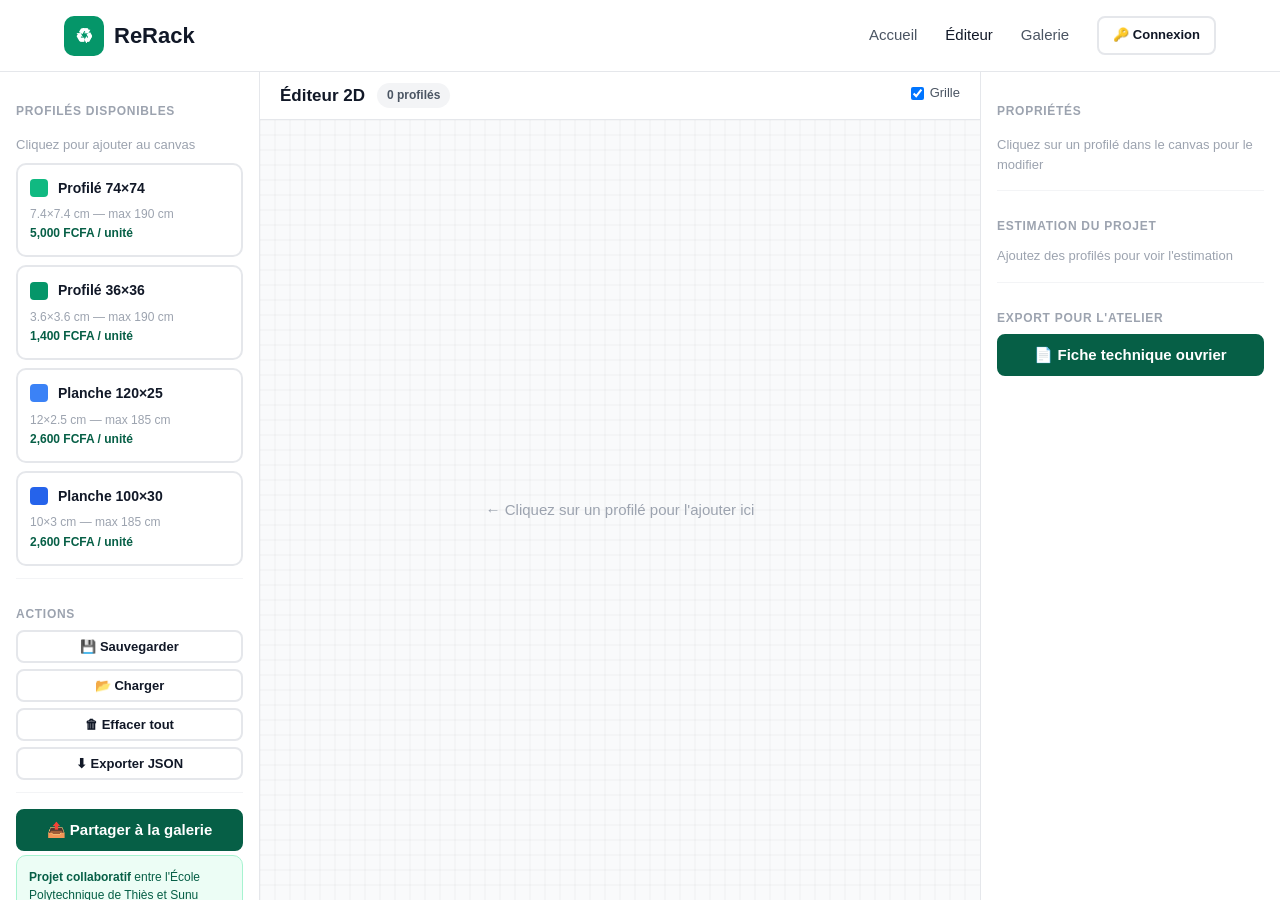
<file: rerack_vanilla_v1/editeur.html>
<!DOCTYPE html>
<html lang="fr">
<head>
  <meta charset="UTF-8" />
  <meta name="viewport" content="width=device-width, initial-scale=1.0" />
  <title>Éditeur – ReRack</title>
  <link rel="stylesheet" href="style.css" />
</head>
<body class="editor-body">

  <header class="header" id="header">
    <div class="header-inner">
      <a href="index.html" class="logo">
        <div class="logo-icon">♻</div>
        <span>ReRack</span>
      </a>
      <nav class="nav" id="nav">
        <a href="index.html" class="nav-link">Accueil</a>
        <a href="editeur.html" class="nav-link active">Éditeur</a>
        <a href="galerie.html" class="nav-link">Galerie</a>
        <div id="nav-auth"></div>
      </nav>
      <button class="menu-btn" id="menu-btn">☰</button>
    </div>
    <nav class="mobile-menu" id="mobile-menu">
      <a href="index.html" class="nav-link">Accueil</a>
      <a href="editeur.html" class="nav-link">Éditeur</a>
      <a href="galerie.html" class="nav-link">Galerie</a>
      <div id="mobile-auth"></div>
    </nav>
  </header>

  <div class="editor-layout">

    <!-- LEFT SIDEBAR: Profiles -->
    <aside class="sidebar-left">
      <div class="sidebar-title">Profilés Disponibles</div>
      <p class="sidebar-hint">Cliquez pour ajouter au canvas</p>

      <div id="profile-list" class="profile-list"></div>

      <div class="sidebar-section">
        <div class="sidebar-title">Actions</div>
        <div class="action-btns">
          <button class="btn btn-outline btn-sm w-full" id="btn-save">💾 Sauvegarder</button>
          <button class="btn btn-outline btn-sm w-full" id="btn-load">📂 Charger</button>
          <button class="btn btn-outline btn-sm w-full" id="btn-clear">🗑 Effacer tout</button>
          <button class="btn btn-outline btn-sm w-full" id="btn-export-json">⬇ Exporter JSON</button>
        </div>
      </div>

      <div class="sidebar-section">
        <button class="btn btn-success w-full" id="btn-share">📤 Partager à la galerie</button>
      </div>

      <div class="info-box">
        <strong>Projet collaboratif</strong> entre l'École Polytechnique de Thiès et Sunu Plastic Odyssey pour promouvoir l'économie circulaire.
      </div>
    </aside>

    <!-- CANVAS -->
    <main class="canvas-area">
      <div class="canvas-toolbar">
        <div class="toolbar-left">
          <span class="editor-title">Éditeur 2D</span>
          <span class="badge-count" id="profile-count">0 profilés</span>
          <span class="badge-selected" id="selected-count" style="display:none;"></span>
        </div>
        <div class="toolbar-right">
          <label class="snap-toggle">
            <input type="checkbox" id="snap-toggle" checked />
            <span>Grille</span>
          </label>
          <button class="btn btn-sm btn-outline" id="btn-delete-selected" style="display:none;" title="Supprimer sélection">🗑 Supprimer</button>
        </div>
      </div>

      <div class="canvas-wrap">
        <canvas id="editor-canvas"></canvas>
        <div id="canvas-hint" class="canvas-hint">
          ← Cliquez sur un profilé pour l'ajouter ici
        </div>
      </div>
    </main>

    <!-- RIGHT SIDEBAR: Properties + Cost -->
    <aside class="sidebar-right">
      <div class="sidebar-title">Propriétés</div>
      <div id="properties-panel">
        <p class="sidebar-hint">Cliquez sur un profilé dans le canvas pour le modifier</p>
      </div>

      <div class="sidebar-section">
        <div class="sidebar-title">Estimation du Projet</div>
        <div id="cost-panel">
          <p class="sidebar-hint">Ajoutez des profilés pour voir l'estimation</p>
        </div>
      </div>

      <div class="sidebar-section">
        <div class="sidebar-title">Export pour l'atelier</div>
        <button class="btn btn-success w-full" id="btn-fiche">📄 Fiche technique ouvrier</button>
      </div>
    </aside>

  </div>

  <!-- SHARE MODAL -->
  <div class="modal-overlay" id="share-modal" style="display:none;">
    <div class="modal">
      <div class="modal-header">
        <h3>Partager votre création</h3>
        <button class="modal-close" id="close-share">✕</button>
      </div>
      <div class="modal-body">
        <label>Nom du projet *
          <input type="text" id="share-name" placeholder="Ex: Table basse moderne" />
        </label>
        <label>Description (optionnelle)
          <input type="text" id="share-desc" placeholder="Décrivez votre création..." />
        </label>
        <div class="modal-actions">
          <button class="btn btn-outline" id="cancel-share">Annuler</button>
          <button class="btn btn-primary" id="confirm-share">Partager</button>
        </div>
      </div>
    </div>
  </div>

  <!-- FICHE TECHNIQUE MODAL -->
  <div class="modal-overlay" id="fiche-modal" style="display:none;">
    <div class="modal modal-large">
      <div class="modal-header">
        <h3>📄 Fiche Technique — Ouvrier</h3>
        <button class="modal-close" id="close-fiche">✕</button>
      </div>
      <div class="modal-body" id="fiche-content">
        <!-- Generated by JS -->
      </div>
      <div class="modal-footer">
        <input type="text" id="fiche-ouvrier" placeholder="Nom de l'ouvrier (optionnel)" style="flex:1;" />
        <button class="btn btn-primary" id="btn-download-fiche">⬇ Télécharger HTML → PDF</button>
        <button class="btn btn-outline" id="btn-print-fiche">🖨 Imprimer</button>
      </div>
    </div>
  </div>

  <!-- TOAST -->
  <div class="toast" id="toast"></div>

  <script src="app.js"></script>
  <script src="editeur.js"></script>
</body>
</html>
</file>
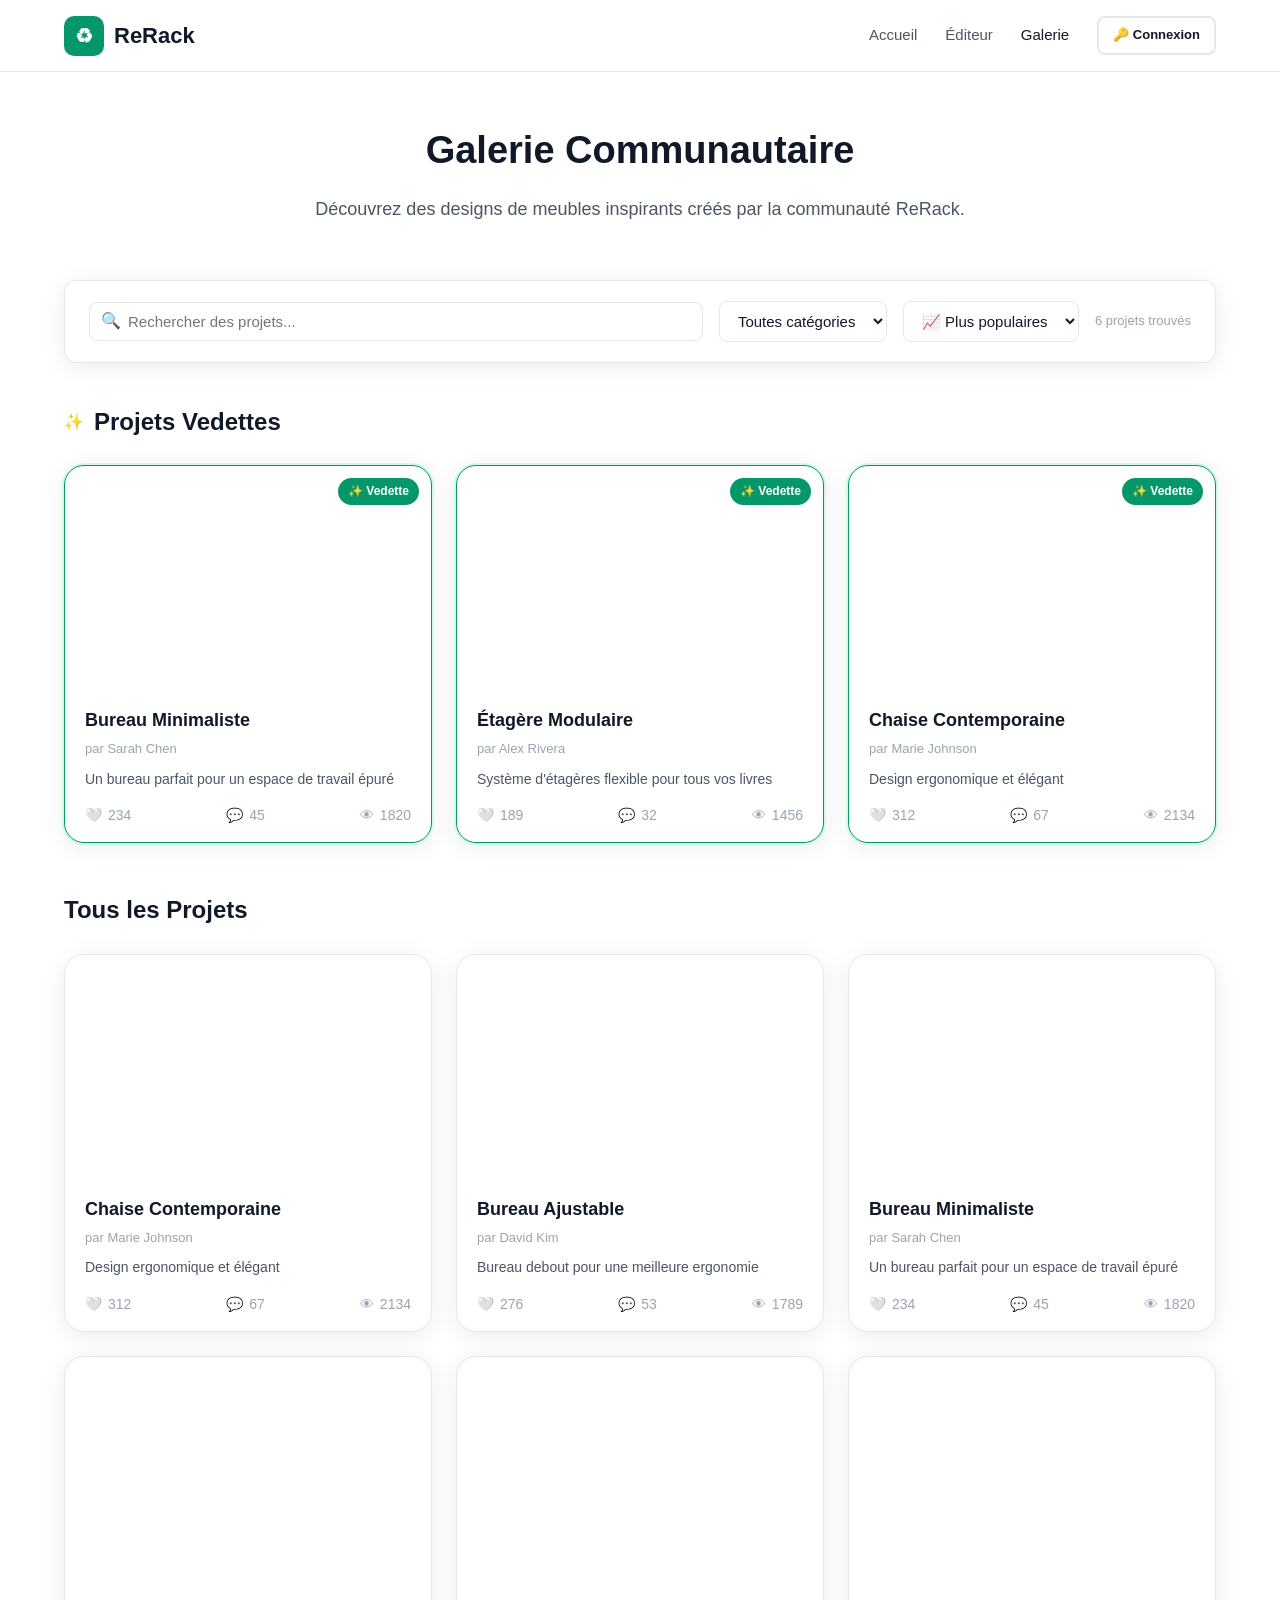
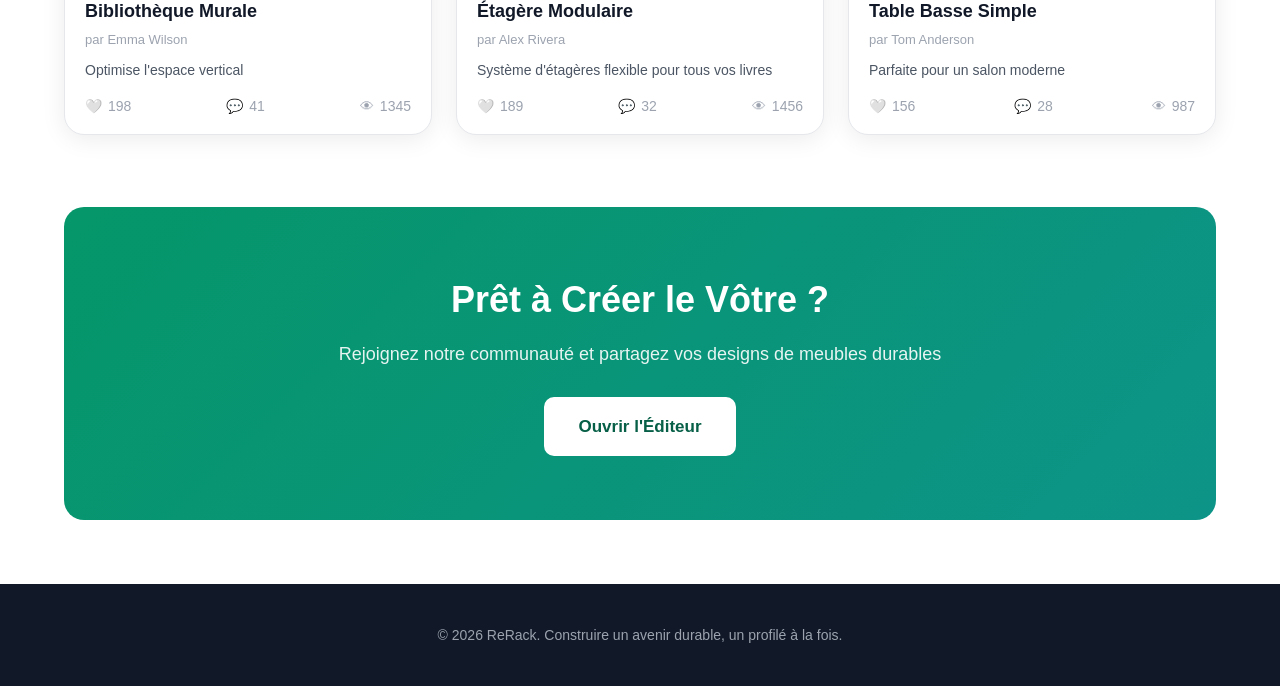
<file: rerack_vanilla_v1/galerie.html>
<!DOCTYPE html>
<html lang="fr">
<head>
  <meta charset="UTF-8" />
  <meta name="viewport" content="width=device-width, initial-scale=1.0" />
  <title>Galerie – ReRack</title>
  <link rel="stylesheet" href="style.css" />
</head>
<body>

  <header class="header" id="header">
    <div class="header-inner">
      <a href="index.html" class="logo">
        <div class="logo-icon">♻</div>
        <span>ReRack</span>
      </a>
      <nav class="nav" id="nav">
        <a href="index.html" class="nav-link">Accueil</a>
        <a href="editeur.html" class="nav-link">Éditeur</a>
        <a href="galerie.html" class="nav-link active">Galerie</a>
        <div id="nav-auth"></div>
      </nav>
      <button class="menu-btn" id="menu-btn">☰</button>
    </div>
    <nav class="mobile-menu" id="mobile-menu">
      <a href="index.html" class="nav-link">Accueil</a>
      <a href="editeur.html" class="nav-link">Éditeur</a>
      <a href="galerie.html" class="nav-link">Galerie</a>
      <div id="mobile-auth"></div>
    </nav>
  </header>

  <main class="pt-header">
    <div class="container" style="padding-top:3rem;padding-bottom:4rem;">

      <div class="section-head">
        <h1>Galerie Communautaire</h1>
        <p>Découvrez des designs de meubles inspirants créés par la communauté ReRack.</p>
      </div>

      <!-- Filters -->
      <div class="filters-bar">
        <div class="search-wrap">
          <span class="search-icon">🔍</span>
          <input type="text" id="search-input" class="search-input" placeholder="Rechercher des projets..." />
        </div>
        <select id="cat-filter" class="select-input">
          <option value="Tout">Toutes catégories</option>
          <option value="Table">Table</option>
          <option value="Chaise">Chaise</option>
          <option value="Étagère">Étagère</option>
        </select>
        <select id="sort-filter" class="select-input">
          <option value="likes">📈 Plus populaires</option>
          <option value="recent">🕐 Plus récents</option>
        </select>
        <div id="results-count" class="results-count"></div>
      </div>

      <!-- Featured -->
      <div id="featured-section">
        <div class="gallery-section-title">
          <span>✨</span> <h2>Projets Vedettes</h2>
        </div>
        <div class="gallery-grid" id="featured-grid"></div>
      </div>

      <!-- All projects -->
      <div style="margin-top:3rem;">
        <h2 id="all-title" class="gallery-all-title">Tous les Projets</h2>
        <div class="gallery-grid" id="all-grid"></div>
        <div id="empty-state" class="empty-state" style="display:none;">
          <div class="empty-icon">🔍</div>
          <h3>Aucun projet trouvé</h3>
          <p>Essayez de modifier vos filtres ou votre recherche</p>
        </div>
      </div>

      <!-- CTA -->
      <div class="gallery-cta">
        <h2>Prêt à Créer le Vôtre ?</h2>
        <p>Rejoignez notre communauté et partagez vos designs de meubles durables</p>
        <a href="editeur.html" class="btn btn-white btn-lg">Ouvrir l'Éditeur</a>
      </div>

    </div>
  </main>

  <footer class="footer">
    <div class="container text-center">
      <p>© 2026 ReRack. Construire un avenir durable, un profilé à la fois.</p>
    </div>
  </footer>

  <script src="app.js"></script>
  <script src="galerie.js"></script>
</body>
</html>
</file>
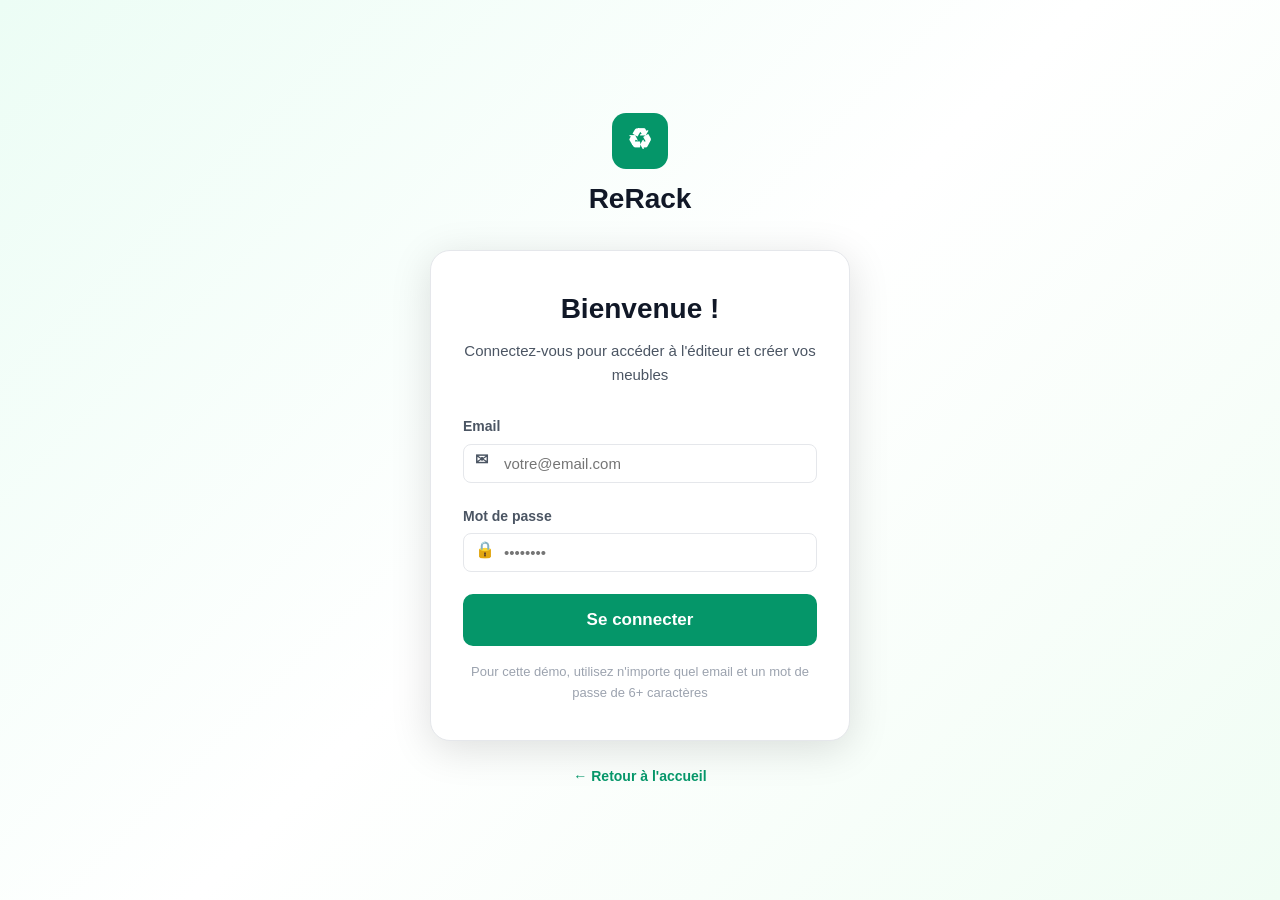
<file: rerack_vanilla_v1/login.html>
<!DOCTYPE html>
<html lang="fr">
<head>
  <meta charset="UTF-8" />
  <meta name="viewport" content="width=device-width, initial-scale=1.0" />
  <title>Connexion – ReRack</title>
  <link rel="stylesheet" href="style.css" />
</head>
<body class="login-body">

  <div class="login-wrap">
    <a href="index.html" class="logo logo-center">
      <div class="logo-icon logo-icon-lg">♻</div>
      <span>ReRack</span>
    </a>

    <div class="login-card">
      <div class="login-head">
        <h1>Bienvenue !</h1>
        <p>Connectez-vous pour accéder à l'éditeur et créer vos meubles</p>
      </div>

      <form id="login-form" class="login-form">
        <label>
          Email
          <div class="input-wrap">
            <span class="input-icon">✉</span>
            <input type="email" id="login-email" placeholder="votre@email.com" required />
          </div>
        </label>
        <label>
          Mot de passe
          <div class="input-wrap">
            <span class="input-icon">🔒</span>
            <input type="password" id="login-password" placeholder="••••••••" required />
          </div>
        </label>

        <div id="login-error" class="login-error" style="display:none;"></div>

        <button type="submit" class="btn btn-primary w-full btn-lg">Se connecter</button>
      </form>

      <p class="login-hint">Pour cette démo, utilisez n'importe quel email et un mot de passe de 6+ caractères</p>
    </div>

    <a href="index.html" class="back-link">← Retour à l'accueil</a>
  </div>

  <script src="app.js"></script>
  <script>
    document.getElementById('login-form').addEventListener('submit', function(e) {
      e.preventDefault();
      const email = document.getElementById('login-email').value;
      const password = document.getElementById('login-password').value;
      const errorEl = document.getElementById('login-error');

      if (password.length < 6) {
        errorEl.textContent = 'Email ou mot de passe invalide. Le mot de passe doit contenir au moins 6 caractères.';
        errorEl.style.display = 'block';
        return;
      }

      const name = email.split('@')[0];
      localStorage.setItem('rerack-user', JSON.stringify({ email, name }));
      errorEl.style.display = 'none';
      window.location.href = 'editeur.html';
    });
  </script>
</body>
</html>
</file>
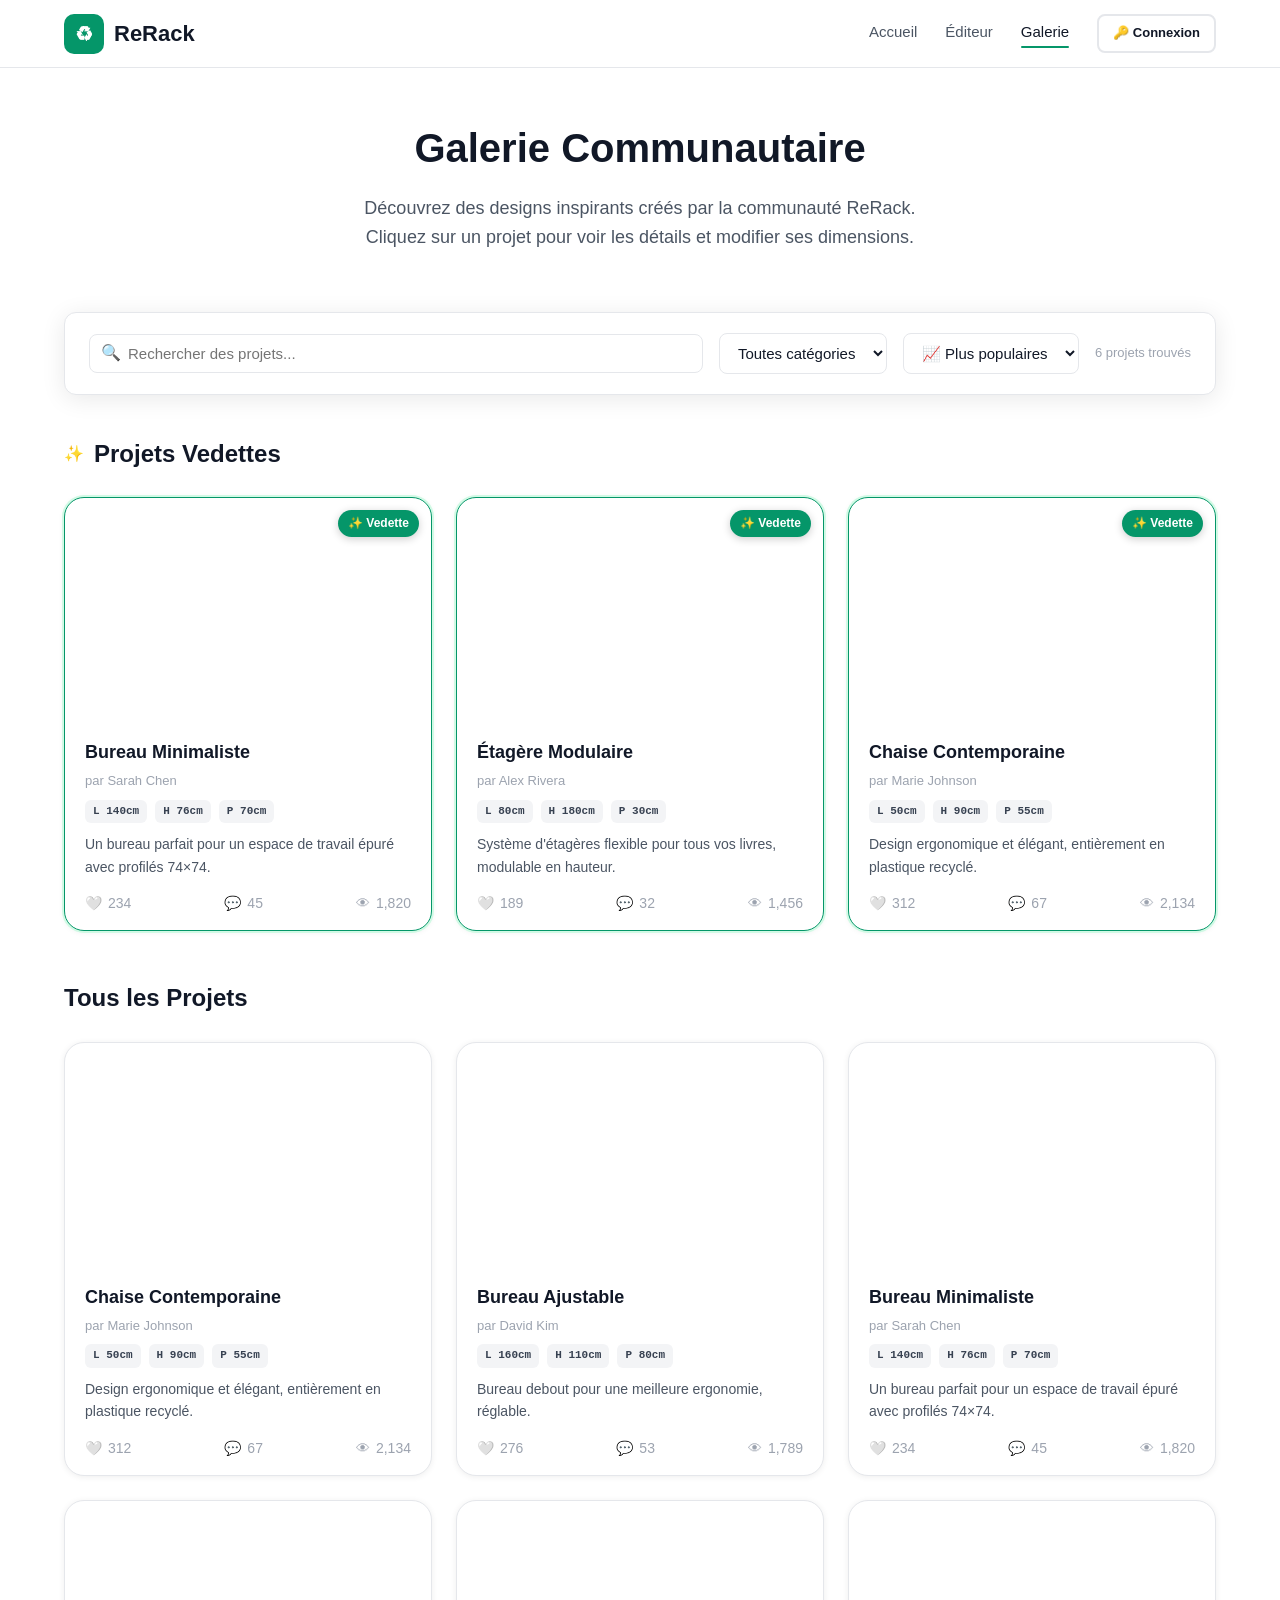
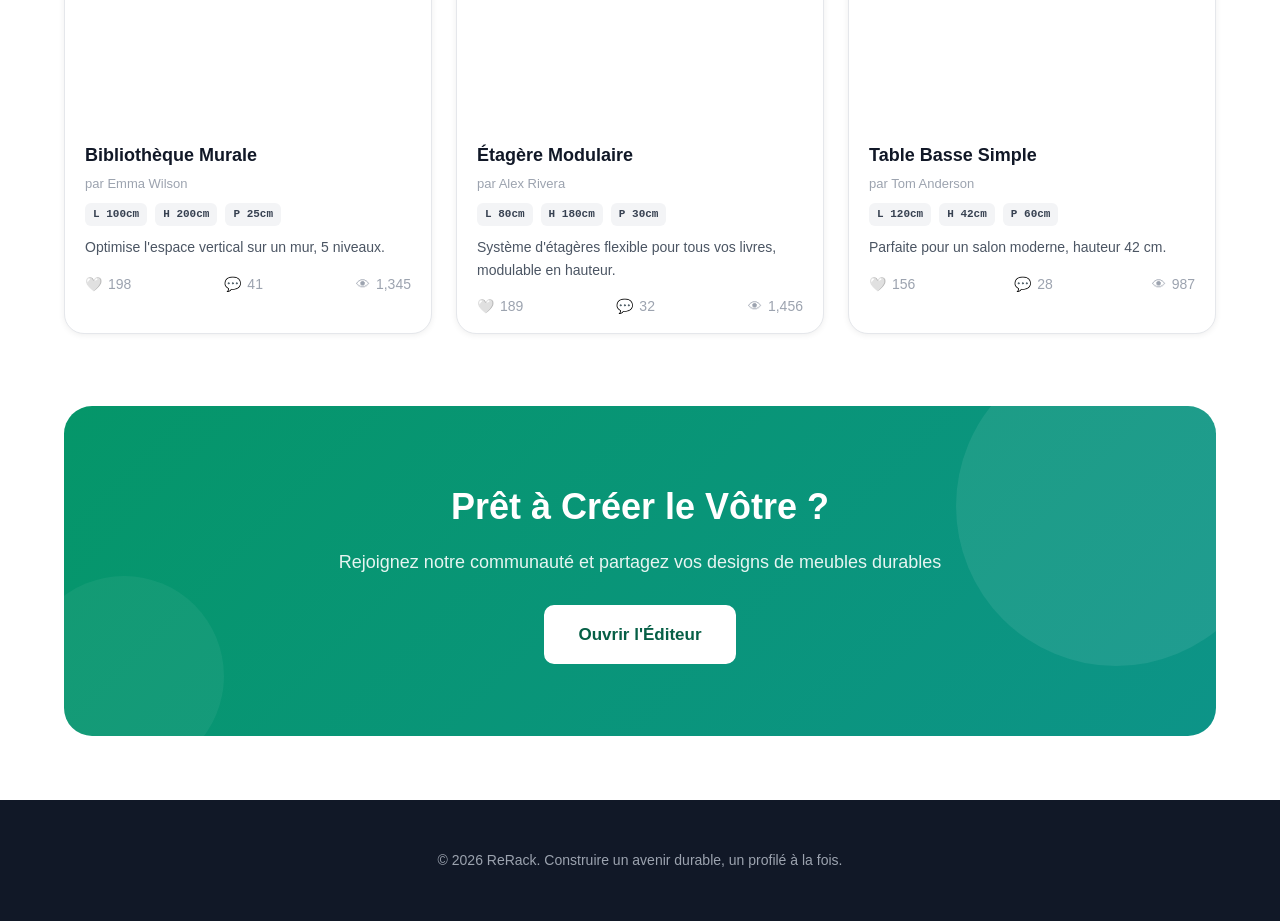
<file: rerack_vanilla_v3/galerie.html>
<!DOCTYPE html>
<html lang="fr">
<head>
  <meta charset="UTF-8" />
  <meta name="viewport" content="width=device-width, initial-scale=1.0" />
  <title>Galerie – ReRack</title>
  <link rel="stylesheet" href="style.css" />
</head>
<body>

  <header class="header" id="header">
    <div class="header-inner">
      <a href="index.html" class="logo"><div class="logo-icon">♻</div><span>ReRack</span></a>
      <nav class="nav" id="nav">
        <a href="index.html"   class="nav-link">Accueil</a>
        <a href="editeur.html" class="nav-link">Éditeur</a>
        <a href="galerie.html" class="nav-link active">Galerie</a>
        <div id="nav-auth"></div>
      </nav>
      <button class="menu-btn" id="menu-btn">☰</button>
    </div>
    <nav class="mobile-menu" id="mobile-menu">
      <a href="index.html"   class="nav-link">Accueil</a>
      <a href="editeur.html" class="nav-link">Éditeur</a>
      <a href="galerie.html" class="nav-link">Galerie</a>
      <div id="mobile-auth"></div>
    </nav>
  </header>

  <main class="pt-header">
    <div class="container" style="padding-bottom:4rem">

      <div class="section-head">
        <h1>Galerie Communautaire</h1>
        <p>Découvrez des designs inspirants créés par la communauté ReRack.<br>Cliquez sur un projet pour voir les détails et modifier ses dimensions.</p>
      </div>

      <!-- Filtres -->
      <div class="filters-bar">
        <div class="search-wrap">
          <span class="search-icon">🔍</span>
          <input type="text" id="search-input" class="search-input" placeholder="Rechercher des projets..." />
        </div>
        <select id="cat-filter">
          <option value="Tout">Toutes catégories</option>
          <option value="Table">Table</option>
          <option value="Chaise">Chaise</option>
          <option value="Étagère">Étagère</option>
          <option value="Autre">Autre</option>
        </select>
        <select id="sort-filter">
          <option value="likes">📈 Plus populaires</option>
          <option value="recent">🕐 Plus récents</option>
        </select>
        <div id="results-count" class="results-count"></div>
      </div>

      <!-- Projets vedettes -->
      <div id="featured-section">
        <div class="gallery-section-title"><span>✨</span><h2>Projets Vedettes</h2></div>
        <div class="gallery-grid" id="featured-grid"></div>
      </div>

      <!-- Tous les projets -->
      <div style="margin-top:3rem">
        <h2 id="all-title" class="gallery-all-title">Tous les Projets</h2>
        <div class="gallery-grid" id="all-grid"></div>
        <div id="empty-state" class="empty-state" style="display:none">
          <div class="empty-icon">🔍</div>
          <h3>Aucun projet trouvé</h3>
          <p>Essayez de modifier vos filtres ou votre recherche</p>
        </div>
      </div>

      <!-- CTA bas de page -->
      <div class="gallery-cta">
        <h2>Prêt à Créer le Vôtre ?</h2>
        <p>Rejoignez notre communauté et partagez vos designs de meubles durables</p>
        <a href="editeur.html" class="btn btn-white btn-lg">Ouvrir l'Éditeur</a>
      </div>
    </div>
  </main>

  <footer class="footer">
    <div class="container text-center">
      <p>© 2026 ReRack. Construire un avenir durable, un profilé à la fois.</p>
    </div>
  </footer>

  <!-- ===== MODAL DÉTAIL PROJET ===== -->
  <!-- S'ouvre quand on clique sur une card de projet communautaire -->
  <div class="modal-overlay" id="detail-modal" style="display:none">
    <div class="modal modal-large project-detail-modal">
      <div class="modal-header">
        <h3 id="detail-title">Détails du projet</h3>
        <button class="modal-close" id="close-detail">✕</button>
      </div>
      <div class="modal-body" id="detail-body"></div>
      <div class="modal-footer">
        <button class="btn btn-outline" id="close-detail-2">Fermer</button>
        <button class="btn btn-primary" id="btn-save-dims">💾 Sauvegarder les dimensions</button>
      </div>
    </div>
  </div>

  <div class="toast" id="toast"></div>

  <script src="app.js"></script>
  <script src="galerie.js"></script>
</body>
</html>
</file>
<file: rerack_vanilla_v1/style.css>
/* =============================================
   RERACK – style.css
   Modifiez librement ce fichier !
   ============================================= */

/* ---------- Variables de couleurs ---------- */
:root {
  --green:        #059669;
  --green-dark:   #065f46;
  --green-light:  #d1fae5;
  --green-mid:    #10b981;
  --blue:         #2563eb;
  --blue-light:   #dbeafe;
  --purple:       #7c3aed;
  --purple-light: #ede9fe;
  --orange:       #ea580c;
  --orange-light: #ffedd5;
  --gray-50:      #f9fafb;
  --gray-100:     #f3f4f6;
  --gray-200:     #e5e7eb;
  --gray-400:     #9ca3af;
  --gray-600:     #4b5563;
  --gray-900:     #111827;
  --white:        #ffffff;
  --header-h:     72px;
  --shadow:       0 4px 24px rgba(0,0,0,0.08);
  --shadow-lg:    0 8px 40px rgba(0,0,0,0.13);
  --radius:       12px;
  --radius-lg:    20px;
}

/* ---------- Reset & Base ---------- */
*, *::before, *::after { box-sizing: border-box; margin: 0; padding: 0; }
html { scroll-behavior: smooth; }
body {
  font-family: -apple-system, BlinkMacSystemFont, 'Segoe UI', Roboto, sans-serif;
  font-size: 16px;
  color: var(--gray-900);
  background: var(--white);
  line-height: 1.6;
}
img { max-width: 100%; display: block; }
a { text-decoration: none; color: inherit; }
button { cursor: pointer; font-family: inherit; }
input, select, textarea {
  font-family: inherit;
  font-size: 15px;
  width: 100%;
  padding: 10px 14px;
  border: 1.5px solid var(--gray-200);
  border-radius: 8px;
  background: var(--white);
  color: var(--gray-900);
  transition: border-color .2s;
  outline: none;
}
input:focus, select:focus { border-color: var(--green); box-shadow: 0 0 0 3px rgba(5,150,105,.12); }
label { display: block; font-size: 14px; font-weight: 600; color: var(--gray-600); margin-bottom: 4px; }
label input, label select { margin-top: 6px; }

/* ---------- Layout helpers ---------- */
.container { max-width: 1200px; margin: 0 auto; padding: 0 24px; }
.text-center { text-align: center; }
.w-full { width: 100%; }
.pt-header { padding-top: var(--header-h); }
.bg-white { background: var(--white); }
.bg-gray  { background: var(--gray-50); }

/* ---------- Buttons ---------- */
.btn {
  display: inline-flex; align-items: center; justify-content: center; gap: 6px;
  padding: 10px 20px; border-radius: 8px; font-size: 15px; font-weight: 600;
  border: 2px solid transparent; transition: all .18s; white-space: nowrap;
}
.btn-primary  { background: var(--green); color: #fff; border-color: var(--green); }
.btn-primary:hover  { background: var(--green-dark); border-color: var(--green-dark); }
.btn-outline  { background: transparent; color: var(--gray-900); border-color: var(--gray-200); }
.btn-outline:hover  { background: var(--gray-100); }
.btn-success  { background: var(--green-dark); color: #fff; border-color: var(--green-dark); }
.btn-success:hover  { background: var(--green); }
.btn-white    { background: #fff; color: var(--green-dark); border-color: #fff; }
.btn-white:hover    { background: var(--green-light); }
.btn-danger   { background: #dc2626; color: #fff; border-color: #dc2626; }
.btn-lg  { padding: 14px 32px; font-size: 17px; border-radius: 10px; }
.btn-sm  { padding: 7px 14px; font-size: 13px; }

/* ---------- HEADER ---------- */
.header {
  position: fixed; top: 0; left: 0; right: 0; z-index: 100;
  background: rgba(255,255,255,.9);
  backdrop-filter: blur(12px);
  border-bottom: 1px solid var(--gray-200);
  height: var(--header-h);
}
.header-inner {
  max-width: 1200px; margin: 0 auto; padding: 0 24px;
  height: 100%; display: flex; align-items: center; justify-content: space-between;
}
.logo {
  display: flex; align-items: center; gap: 10px;
  font-size: 22px; font-weight: 800; color: var(--gray-900);
}
.logo-icon {
  width: 40px; height: 40px; background: var(--green); border-radius: 10px;
  display: flex; align-items: center; justify-content: center;
  font-size: 20px; color: white;
}
.nav { display: flex; align-items: center; gap: 28px; }
.nav-link {
  font-size: 15px; color: var(--gray-600); transition: color .15s; font-weight: 500;
}
.nav-link:hover, .nav-link.active { color: var(--gray-900); }
.menu-btn {
  display: none; background: none; border: none;
  font-size: 24px; color: var(--gray-600); padding: 4px;
}
.mobile-menu {
  display: none; flex-direction: column; padding: 12px 24px 16px;
  border-top: 1px solid var(--gray-200); background: white;
  position: absolute; top: var(--header-h); left: 0; right: 0;
  box-shadow: var(--shadow);
}
.mobile-menu.open { display: flex; }
.mobile-menu .nav-link { padding: 12px 0; border-bottom: 1px solid var(--gray-100); }
.user-chip {
  display: flex; align-items: center; gap: 8px;
  background: var(--green-light); padding: 6px 12px; border-radius: 8px;
  font-size: 14px; color: var(--green-dark); font-weight: 600;
}

/* ---------- HERO ---------- */
.hero {
  padding: calc(var(--header-h) + 60px) 0 80px;
  background: linear-gradient(160deg, #ecfdf5 0%, #f0fdf4 40%, #fff 100%);
}
.hero-grid {
  display: grid; grid-template-columns: 1fr 1fr; gap: 60px; align-items: center;
}
.badge {
  display: inline-flex; align-items: center; gap: 6px;
  background: var(--green-light); color: var(--green-dark);
  padding: 6px 16px; border-radius: 100px; font-size: 14px; font-weight: 600; margin-bottom: 20px;
}
.hero-text h1 { font-size: 52px; font-weight: 800; line-height: 1.15; margin-bottom: 20px; }
.green { color: var(--green); }
.hero-desc { font-size: 18px; color: var(--gray-600); line-height: 1.7; margin-bottom: 32px; }
.hero-btns { display: flex; gap: 14px; flex-wrap: wrap; margin-bottom: 40px; }
.hero-stats { display: grid; grid-template-columns: repeat(3, 1fr); gap: 16px; }
.stat { text-align: center; }
.stat-num { display: block; font-size: 30px; font-weight: 800; color: var(--green); }
.stat-lbl { font-size: 13px; color: var(--gray-600); }
.hero-img-wrap { position: relative; }
.hero-img { width: 100%; height: 480px; object-fit: cover; border-radius: 24px; box-shadow: var(--shadow-lg); }

/* ---------- SECTIONS ---------- */
.section { padding: 80px 0; }
.section-head { text-align: center; max-width: 720px; margin: 0 auto 56px; }
.section-head h1, .section-head h2 { font-size: 38px; font-weight: 800; margin-bottom: 14px; }
.section-head p { font-size: 18px; color: var(--gray-600); }

/* ---------- FEATURE CARDS (4 col) ---------- */
.cards-4 { display: grid; grid-template-columns: repeat(4, 1fr); gap: 20px; }
.feature-card { padding: 32px 24px; border-radius: var(--radius-lg); border: 1.5px solid transparent; }
.green-card  { background: linear-gradient(135deg,#ecfdf5,#d1fae5); border-color: #a7f3d0; }
.blue-card   { background: linear-gradient(135deg,#eff6ff,#dbeafe); border-color: #bfdbfe; }
.purple-card { background: linear-gradient(135deg,#f5f3ff,#ede9fe); border-color: #ddd6fe; }
.orange-card { background: linear-gradient(135deg,#fff7ed,#ffedd5); border-color: #fed7aa; }
.feat-icon {
  width: 52px; height: 52px; border-radius: 12px;
  display: flex; align-items: center; justify-content: center;
  font-size: 24px; margin-bottom: 20px;
}
.green-icon  { background: var(--green); }
.blue-icon   { background: var(--blue); }
.purple-icon { background: var(--purple); }
.orange-icon { background: var(--orange); }
.feature-card h3 { font-size: 20px; font-weight: 700; margin-bottom: 10px; }
.feature-card p  { font-size: 15px; color: var(--gray-600); line-height: 1.6; }

/* ---------- STEP CARDS (3 col) ---------- */
.cards-3 { display: grid; grid-template-columns: repeat(3, 1fr); gap: 24px; }
.step-card {
  background: var(--white); padding: 36px 28px; border-radius: var(--radius-lg);
  border: 1.5px solid var(--gray-200); box-shadow: var(--shadow);
  transition: box-shadow .2s;
}
.step-card:hover { box-shadow: var(--shadow-lg); }
.step-num {
  width: 60px; height: 60px; border-radius: 16px;
  display: flex; align-items: center; justify-content: center;
  font-size: 28px; font-weight: 800; color: white; margin-bottom: 20px;
}
.green-gradient  { background: linear-gradient(135deg,#10b981,#0d9488); }
.blue-gradient   { background: linear-gradient(135deg,#3b82f6,#06b6d4); }
.purple-gradient { background: linear-gradient(135deg,#8b5cf6,#ec4899); }
.step-icon { font-size: 36px; margin-bottom: 16px; }
.step-card h3 { font-size: 22px; font-weight: 700; margin-bottom: 12px; }
.step-card p  { color: var(--gray-600); line-height: 1.6; }

/* ---------- SHOWCASE ---------- */
.showcase-grid { display: grid; grid-template-columns: 1fr 1fr; gap: 60px; align-items: center; }
.showcase-img { width: 100%; height: 460px; object-fit: cover; border-radius: 24px; box-shadow: var(--shadow-lg); }
.showcase-text h2 { font-size: 36px; font-weight: 800; margin-bottom: 18px; }
.showcase-text p  { font-size: 18px; color: var(--gray-600); line-height: 1.7; margin-bottom: 28px; }
.checklist { list-style: none; display: flex; flex-direction: column; gap: 14px; }
.checklist li { display: flex; align-items: center; gap: 12px; font-size: 16px; color: var(--gray-600); }
.check {
  width: 26px; height: 26px; background: var(--green); border-radius: 100%;
  display: flex; align-items: center; justify-content: center;
  color: white; font-size: 13px; flex-shrink: 0;
}

/* ---------- CTA ---------- */
.cta-box {
  text-align: center; padding: 60px 40px; background: var(--gray-50);
  border-radius: var(--radius-lg); border: 2px dashed var(--gray-200);
}
.cta-box h2 { font-size: 40px; font-weight: 800; margin-bottom: 14px; }
.cta-box p  { font-size: 18px; color: var(--gray-600); margin-bottom: 28px; }

/* ---------- FOOTER ---------- */
.footer { background: var(--gray-900); color: #fff; padding: 40px 24px; text-align: center; }
.footer p { color: #9ca3af; font-size: 14px; }
.footer-sub { margin-top: 8px; color: #6ee7b7; font-size: 13px; }

/* ---------- GALLERY ---------- */
.filters-bar {
  background: white; border-radius: var(--radius); box-shadow: var(--shadow);
  border: 1.5px solid var(--gray-200); padding: 20px 24px;
  display: grid; grid-template-columns: 1fr auto auto auto; gap: 16px;
  align-items: center; margin-bottom: 40px;
}
.search-wrap { position: relative; }
.search-icon {
  position: absolute; left: 12px; top: 50%; transform: translateY(-50%);
  font-size: 16px; pointer-events: none;
}
.search-input { padding-left: 38px; }
.search-input, .select-input { width: 100%; }
.results-count { font-size: 13px; color: var(--gray-400); white-space: nowrap; }
.gallery-section-title { display: flex; align-items: center; gap: 10px; margin-bottom: 24px; }
.gallery-section-title h2 { font-size: 24px; font-weight: 700; }
.gallery-all-title { font-size: 24px; font-weight: 700; margin-bottom: 24px; }
.gallery-grid { display: grid; grid-template-columns: repeat(3, 1fr); gap: 24px; }
.project-card {
  background: white; border-radius: var(--radius-lg); overflow: hidden;
  box-shadow: var(--shadow); border: 1.5px solid var(--gray-200);
  transition: box-shadow .2s, transform .2s;
}
.project-card:hover { box-shadow: var(--shadow-lg); transform: translateY(-2px); }
.project-card.featured { border-color: var(--green); box-shadow: 0 0 0 2px var(--green-light), var(--shadow); }
.card-img-wrap { position: relative; overflow: hidden; height: 220px; }
.card-img-wrap img { width: 100%; height: 100%; object-fit: cover; transition: transform .35s; }
.project-card:hover .card-img-wrap img { transform: scale(1.05); }
.card-badge-featured {
  position: absolute; top: 12px; right: 12px;
  background: var(--green); color: white; font-size: 12px; font-weight: 700;
  padding: 4px 10px; border-radius: 100px;
}
.card-badge-cat {
  position: absolute; bottom: 12px; left: 12px;
  background: rgba(0,0,0,.55); color: white; font-size: 12px; font-weight: 600;
  padding: 4px 10px; border-radius: 100px; opacity: 0; transition: opacity .2s;
}
.project-card:hover .card-badge-cat { opacity: 1; }
.card-body { padding: 20px 20px 16px; }
.card-body h3 { font-size: 18px; font-weight: 700; margin-bottom: 4px; }
.card-author { font-size: 13px; color: var(--gray-400); margin-bottom: 8px; }
.card-desc { font-size: 14px; color: var(--gray-600); margin-bottom: 14px; display: -webkit-box; -webkit-line-clamp: 2; -webkit-box-orient: vertical; overflow: hidden; }
.card-stats { display: flex; align-items: center; justify-content: space-between; color: var(--gray-400); }
.card-stat { display: flex; align-items: center; gap: 6px; font-size: 14px; font-weight: 500; }
.like-btn { background: none; border: none; cursor: pointer; display: flex; align-items: center; gap: 6px; font-size: 14px; font-weight: 500; color: var(--gray-400); transition: color .15s; padding: 0; }
.like-btn:hover { color: #ef4444; }
.like-btn.liked { color: #ef4444; }
.empty-state { text-align: center; padding: 64px 0; color: var(--gray-400); }
.empty-icon { font-size: 56px; margin-bottom: 16px; }
.empty-state h3 { font-size: 20px; font-weight: 600; color: var(--gray-600); margin-bottom: 8px; }
.gallery-cta {
  margin-top: 72px; background: linear-gradient(135deg, var(--green), #0d9488);
  border-radius: var(--radius-lg); padding: 64px 40px; text-align: center; color: white;
}
.gallery-cta h2 { font-size: 36px; font-weight: 800; margin-bottom: 12px; }
.gallery-cta p  { font-size: 18px; margin-bottom: 28px; opacity: .9; }

/* ---------- EDITOR ---------- */
.editor-body { overflow: hidden; height: 100vh; display: flex; flex-direction: column; }
.editor-layout {
  display: grid; grid-template-columns: 260px 1fr 300px;
  flex: 1; overflow: hidden; margin-top: var(--header-h);
}
.sidebar-left, .sidebar-right {
  background: white; border-right: 1.5px solid var(--gray-200);
  overflow-y: auto; padding: 20px 16px; display: flex; flex-direction: column; gap: 4px;
}
.sidebar-right { border-right: none; border-left: 1.5px solid var(--gray-200); }
.sidebar-title { font-size: 12px; font-weight: 700; text-transform: uppercase; letter-spacing: .06em; color: var(--gray-400); padding: 10px 0 6px; }
.sidebar-hint  { font-size: 13px; color: var(--gray-400); line-height: 1.5; padding: 4px 0; }
.sidebar-section { padding-top: 16px; border-top: 1px solid var(--gray-100); margin-top: 8px; }
.profile-list { display: flex; flex-direction: column; gap: 8px; }
.profile-block {
  border: 2px solid var(--gray-200); border-radius: 10px; padding: 12px;
  cursor: pointer; transition: all .15s; background: white;
}
.profile-block:hover { border-color: var(--green); background: var(--green-light); }
.profile-block-top { display: flex; align-items: center; gap: 10px; margin-bottom: 6px; }
.profile-dot { width: 18px; height: 18px; border-radius: 4px; flex-shrink: 0; }
.profile-block-name { font-size: 14px; font-weight: 700; }
.profile-block-dims { font-size: 12px; color: var(--gray-400); }
.profile-block-price { font-size: 12px; color: var(--green-dark); font-weight: 600; }
.action-btns { display: flex; flex-direction: column; gap: 6px; }
.info-box {
  background: #ecfdf5; border: 1.5px solid #a7f3d0; border-radius: 10px;
  padding: 12px; font-size: 12px; color: var(--green-dark); line-height: 1.5; margin-top: auto;
}

/* Canvas toolbar */
.canvas-area { display: flex; flex-direction: column; background: var(--gray-50); }
.canvas-toolbar {
  background: white; border-bottom: 1.5px solid var(--gray-200);
  padding: 10px 20px; display: flex; align-items: center; justify-content: space-between; flex-shrink: 0;
}
.toolbar-left, .toolbar-right { display: flex; align-items: center; gap: 12px; }
.editor-title { font-size: 17px; font-weight: 700; }
.badge-count { background: var(--gray-100); color: var(--gray-600); font-size: 12px; font-weight: 600; padding: 3px 10px; border-radius: 100px; }
.badge-selected { background: var(--green-light); color: var(--green-dark); font-size: 12px; font-weight: 600; padding: 3px 10px; border-radius: 100px; }
.snap-toggle { display: flex; align-items: center; gap: 6px; font-size: 13px; font-weight: 500; cursor: pointer; user-select: none; width: auto; border: none; background: none; padding: 0; color: var(--gray-600); }
.snap-toggle input { width: auto; margin: 0; }
.canvas-wrap { flex: 1; overflow: hidden; position: relative; }
#editor-canvas { display: block; }
.canvas-hint {
  position: absolute; top: 50%; left: 50%; transform: translate(-50%,-50%);
  color: var(--gray-400); font-size: 15px; text-align: center; pointer-events: none;
}

/* Properties panel */
.prop-section { margin-bottom: 20px; }
.prop-label { font-size: 12px; font-weight: 700; text-transform: uppercase; letter-spacing: .05em; color: var(--gray-400); margin-bottom: 10px; }
.prop-grid-2 { display: grid; grid-template-columns: 1fr 1fr; gap: 10px; }
.prop-info { background: var(--gray-50); border-radius: 8px; padding: 10px; }
.prop-info-label { font-size: 11px; color: var(--gray-400); margin-bottom: 2px; }
.prop-info-value { font-size: 15px; font-weight: 700; }
.prop-slider-wrap { margin-bottom: 14px; }
.prop-slider-label { font-size: 13px; color: var(--gray-600); font-weight: 600; margin-bottom: 6px; display: flex; justify-content: space-between; }
input[type="range"] {
  width: 100%; height: 6px; -webkit-appearance: none;
  background: var(--gray-200); border-radius: 3px; cursor: pointer; padding: 0; border: none;
}
input[type="range"]::-webkit-slider-thumb {
  -webkit-appearance: none; width: 18px; height: 18px;
  border-radius: 50%; background: var(--green); cursor: pointer; box-shadow: 0 1px 4px rgba(0,0,0,.2);
}
input[type="number"] { padding: 8px 10px; font-size: 14px; }

/* Cost panel */
.cost-summary { display: grid; grid-template-columns: 1fr 1fr; gap: 10px; margin-bottom: 14px; }
.cost-card { border-radius: 10px; padding: 12px; }
.cost-card-green { background: #ecfdf5; border: 1px solid #a7f3d0; }
.cost-card-blue  { background: #eff6ff; border: 1px solid #bfdbfe; }
.cost-label { font-size: 11px; font-weight: 700; text-transform: uppercase; letter-spacing: .06em; margin-bottom: 4px; }
.cost-card-green .cost-label { color: var(--green-dark); }
.cost-card-blue  .cost-label { color: var(--blue); }
.cost-value { font-size: 22px; font-weight: 800; }
.cost-card-green .cost-value { color: #064e3b; }
.cost-card-blue  .cost-value { color: #1e40af; }
.cost-detail { background: white; border: 1px solid var(--gray-200); border-radius: 10px; padding: 12px; }
.cost-detail-title { font-size: 11px; font-weight: 700; text-transform: uppercase; color: var(--gray-400); margin-bottom: 10px; }
.cost-detail-row { padding: 8px 0; border-bottom: 1px solid var(--gray-100); }
.cost-detail-row:last-child { border-bottom: none; }
.cost-row-top { display: flex; justify-content: space-between; margin-bottom: 4px; font-size: 13px; }
.cost-row-sub { display: flex; justify-content: space-between; font-size: 12px; color: var(--gray-400); }
.efficiency-bar { height: 4px; background: var(--gray-200); border-radius: 2px; margin-top: 6px; overflow: hidden; }
.efficiency-fill { height: 100%; border-radius: 2px; transition: width .3s; }
.eff-high { background: var(--green); }
.eff-mid  { background: #f59e0b; }
.eff-low  { background: #ef4444; }

/* ---------- MODALS ---------- */
.modal-overlay {
  position: fixed; inset: 0; z-index: 200;
  background: rgba(0,0,0,.45); display: flex; align-items: center; justify-content: center; padding: 20px;
}
.modal {
  background: white; border-radius: var(--radius-lg); width: 100%; max-width: 460px;
  box-shadow: var(--shadow-lg); max-height: 90vh; display: flex; flex-direction: column;
}
.modal-large { max-width: 780px; }
.modal-header {
  padding: 20px 24px 16px; border-bottom: 1px solid var(--gray-200);
  display: flex; align-items: center; justify-content: space-between;
}
.modal-header h3 { font-size: 19px; font-weight: 700; }
.modal-close { background: none; border: none; font-size: 20px; color: var(--gray-400); padding: 0; line-height: 1; }
.modal-close:hover { color: var(--gray-900); }
.modal-body { padding: 20px 24px; overflow-y: auto; display: flex; flex-direction: column; gap: 14px; flex: 1; }
.modal-body label { display: block; font-size: 14px; font-weight: 600; color: var(--gray-600); margin-bottom: 6px; }
.modal-body input { margin-top: 0; }
.modal-actions { display: flex; gap: 10px; padding-top: 6px; }
.modal-actions .btn { flex: 1; }
.modal-footer { padding: 16px 24px; border-top: 1px solid var(--gray-200); display: flex; gap: 10px; align-items: center; }
.modal-footer input { max-width: 200px; }

/* Fiche technique inside modal */
.fiche-warning { display: flex; gap: 12px; background: #fffbeb; border: 1.5px solid #fbbf24; border-radius: 10px; padding: 14px; font-size: 14px; color: #78350f; }
.fiche-summary { display: grid; grid-template-columns: repeat(3, 1fr); gap: 10px; }
.fiche-card { border-radius: 10px; padding: 14px; text-align: center; border: 1.5px solid; }
.fiche-card-g { background: #ecfdf5; border-color: #a7f3d0; }
.fiche-card-b { background: #eff6ff; border-color: #bfdbfe; }
.fiche-card-p { background: #f5f3ff; border-color: #ddd6fe; }
.fiche-card-num { font-size: 28px; font-weight: 800; }
.fiche-card-g .fiche-card-num { color: #064e3b; }
.fiche-card-b .fiche-card-num { color: #1e40af; }
.fiche-card-p .fiche-card-num { color: #4c1d95; }
.fiche-card-lbl { font-size: 12px; margin-top: 4px; color: var(--gray-600); }
.fiche-section-title { font-size: 12px; font-weight: 700; text-transform: uppercase; letter-spacing: .06em; color: var(--gray-400); margin: 4px 0 10px; }
.fiche-table { width: 100%; border-collapse: collapse; font-size: 13px; }
.fiche-table th { background: #064e3b; color: white; padding: 8px 10px; text-align: left; font-size: 12px; }
.fiche-table td { padding: 8px 10px; border-bottom: 1px solid var(--gray-100); }
.fiche-table tr:nth-child(even) td { background: var(--gray-50); }
.fiche-piece-num { font-weight: 800; color: var(--green-dark); }
.fiche-length { font-family: monospace; font-size: 16px; font-weight: 800; }
.cut-bar-wrap { margin: 8px 0; background: var(--gray-100); border-radius: 4px; height: 28px; overflow: hidden; display: flex; border: 1px solid var(--gray-200); }
.cut-segment { display: flex; align-items: center; justify-content: center; font-size: 10px; font-weight: 700; color: white; min-width: 8px; }
.cut-waste { background: var(--gray-100); border-left: 2px dashed var(--gray-300); display: flex; align-items: center; justify-content: center; font-size: 10px; color: var(--gray-400); }
.cut-plan-block { border: 1.5px solid var(--gray-200); border-radius: 10px; padding: 14px; margin-bottom: 12px; }
.cut-plan-header { display: flex; justify-content: space-between; align-items: center; margin-bottom: 10px; font-size: 14px; }
.cut-plan-name { font-weight: 700; }
.cut-eff { font-size: 12px; font-weight: 600; }
.eff-text-high { color: var(--green-dark); }
.eff-text-mid  { color: #92400e; }
.eff-text-low  { color: #7f1d1d; }
.cut-segments-list { display: grid; grid-template-columns: 1fr 1fr; gap: 6px; margin-top: 10px; }
.cut-seg-item { background: var(--gray-50); border-radius: 6px; padding: 6px 10px; font-size: 13px; display: flex; justify-content: space-between; }

/* ---------- LOGIN ---------- */
.login-body { background: linear-gradient(135deg, #ecfdf5 0%, #fff 50%, #f0fdf4 100%); min-height: 100vh; display: flex; align-items: center; justify-content: center; padding: 24px; }
.login-wrap { width: 100%; max-width: 420px; display: flex; flex-direction: column; align-items: center; gap: 24px; }
.logo-center { flex-direction: column; gap: 8px; font-size: 28px; margin-bottom: 4px; }
.logo-icon-lg { width: 56px; height: 56px; font-size: 28px; border-radius: 14px; }
.login-card { background: white; border-radius: var(--radius-lg); box-shadow: var(--shadow-lg); padding: 36px 32px; width: 100%; border: 1.5px solid var(--gray-200); }
.login-head { text-align: center; margin-bottom: 28px; }
.login-head h1 { font-size: 28px; font-weight: 800; margin-bottom: 8px; }
.login-head p  { font-size: 15px; color: var(--gray-600); }
.login-form { display: flex; flex-direction: column; gap: 18px; }
.input-wrap { position: relative; }
.input-icon { position: absolute; left: 12px; top: 50%; transform: translateY(-50%); font-size: 16px; pointer-events: none; }
.input-wrap input { padding-left: 40px; }
.login-error { background: #fef2f2; border: 1.5px solid #fca5a5; border-radius: 8px; padding: 10px 14px; font-size: 14px; color: #991b1b; }
.login-hint { text-align: center; font-size: 13px; color: var(--gray-400); margin-top: 16px; }
.back-link { font-size: 14px; color: var(--green); font-weight: 600; }
.back-link:hover { color: var(--green-dark); }

/* ---------- TOAST ---------- */
.toast {
  position: fixed; bottom: 28px; right: 28px; z-index: 999;
  background: var(--gray-900); color: white; padding: 12px 22px;
  border-radius: 10px; font-size: 14px; font-weight: 600;
  box-shadow: var(--shadow-lg); opacity: 0; pointer-events: none;
  transform: translateY(10px); transition: all .25s;
}
.toast.show { opacity: 1; transform: translateY(0); pointer-events: auto; }
.toast.success { background: var(--green-dark); }
.toast.error   { background: #991b1b; }

/* ---------- RESPONSIVE ---------- */
@media (max-width: 1024px) {
  .cards-4 { grid-template-columns: repeat(2, 1fr); }
  .cards-3 { grid-template-columns: 1fr 1fr; }
  .hero-grid { grid-template-columns: 1fr; gap: 40px; }
  .hero-text h1 { font-size: 40px; }
  .hero-img { height: 320px; }
  .showcase-grid { grid-template-columns: 1fr; }
  .gallery-grid { grid-template-columns: repeat(2, 1fr); }
  .filters-bar { grid-template-columns: 1fr 1fr; }
  .editor-layout { grid-template-columns: 220px 1fr; }
  .sidebar-right { display: none; }
}
@media (max-width: 768px) {
  .nav { display: none; }
  .menu-btn { display: block; }
  .header { height: auto; }
  .cards-4 { grid-template-columns: 1fr 1fr; }
  .cards-3 { grid-template-columns: 1fr; }
  .gallery-grid { grid-template-columns: 1fr; }
  .filters-bar { grid-template-columns: 1fr; }
  .hero-text h1 { font-size: 32px; }
  .section-head h1, .section-head h2 { font-size: 28px; }
  .editor-layout { grid-template-columns: 1fr; }
  .sidebar-left { display: none; }
  .cost-summary { grid-template-columns: 1fr; }
  .fiche-summary { grid-template-columns: 1fr 1fr; }
}
</file>
<file: rerack_vanilla_v3/style.css>
/* ================================================================
   RERACK — style.css  v3
   ----------------------------------------------------------------
   STRUCTURE :
   1. Variables CSS (couleurs, espacements, ombres)
   2. Reset & Base
   3. Helpers utilitaires
   4. Boutons
   5. Header & Navigation
   6. Hero (page d'accueil)
   7. Sections générales (features, steps, showcase, CTA)
   8. Galerie communautaire
   9. Éditeur 3D (layout, sidebars, canvas, toolbar)
  10. Panneau propriétés & estimation des coûts
  11. Drawer mobile (panneau glissant bas d'écran)
  12. Modales (share, fiche technique)
  13. Page Login
  14. Toast (notifications)
  15. Animations & transitions
  16. Responsive (tablette 900px, mobile 700px, petit mobile 480px)
   ================================================================ */


/* ================================================================
   1. VARIABLES CSS
   Modifiez ces valeurs pour changer l'apparence globale du site
   ================================================================ */
:root {
  /* --- Couleurs principales --- */
  --green:         #059669;   /* vert principal */
  --green-dark:    #065f46;   /* vert foncé (hover, textes) */
  --green-light:   #d1fae5;   /* vert très clair (fonds) */
  --green-mid:     #10b981;   /* vert intermédiaire */
  --green-glow:    rgba(16, 185, 129, 0.18); /* halo vert pour les focus */

  /* --- Couleurs secondaires --- */
  --blue:          #2563eb;
  --blue-light:    #dbeafe;
  --purple:        #7c3aed;
  --purple-light:  #ede9fe;
  --orange:        #ea580c;
  --orange-light:  #ffedd5;

  /* --- Nuances de gris --- */
  --gray-50:   #f9fafb;
  --gray-100:  #f3f4f6;
  --gray-200:  #e5e7eb;
  --gray-300:  #d1d5db;
  --gray-400:  #9ca3af;
  --gray-500:  #6b7280;
  --gray-600:  #4b5563;
  --gray-700:  #374151;
  --gray-900:  #111827;
  --white:     #ffffff;

  /* --- Hauteur du header fixe --- */
  --header-h:  68px;

  /* --- Ombres --- */
  --shadow-sm:    0 1px 6px rgba(0, 0, 0, 0.07);
  --shadow:       0 4px 24px rgba(0, 0, 0, 0.09);
  --shadow-lg:    0 12px 48px rgba(0, 0, 0, 0.14);
  --shadow-xl:    0 24px 72px rgba(0, 0, 0, 0.18);
  --shadow-green: 0 8px 32px rgba(5, 150, 105, 0.28);

  /* --- Rayons de bordure --- */
  --radius:    12px;
  --radius-lg: 20px;
  --radius-xl: 28px;

  /* --- Transitions
       Allongées intentionnellement pour un effet plus doux et élégant.
       Modifiez la durée (0.38s) pour accélérer ou ralentir.        --- */
  --transition:      0.38s cubic-bezier(0.4, 0, 0.2, 1);
  --transition-fast: 0.22s cubic-bezier(0.4, 0, 0.2, 1);
  --transition-slow: 0.55s cubic-bezier(0.4, 0, 0.2, 1);
}


/* ================================================================
   2. RESET & BASE
   ================================================================ */
*, *::before, *::after { box-sizing: border-box; margin: 0; padding: 0; }
html { scroll-behavior: smooth; }
body {
  font-family: -apple-system, BlinkMacSystemFont, 'Segoe UI', Roboto, sans-serif;
  font-size: 16px;
  color: var(--gray-900);
  background: var(--white);
  line-height: 1.6;
  -webkit-font-smoothing: antialiased;
}
img   { max-width: 100%; display: block; }
a     { text-decoration: none; color: inherit; }
button { cursor: pointer; font-family: inherit; }

/* Inputs & selects */
input, select, textarea {
  font-family: inherit;
  font-size: 15px;
  width: 100%;
  padding: 10px 14px;
  border: 1.5px solid var(--gray-200);
  border-radius: 8px;
  background: var(--white);
  color: var(--gray-900);
  transition: border-color var(--transition), box-shadow var(--transition);
  outline: none;
}
input:focus, select:focus {
  border-color: var(--green);
  box-shadow: 0 0 0 3px var(--green-glow);
}
label {
  display: block;
  font-size: 14px;
  font-weight: 600;
  color: var(--gray-600);
  margin-bottom: 4px;
}
label input, label select { margin-top: 6px; }


/* ================================================================
   3. HELPERS UTILITAIRES
   ================================================================ */
.container  { max-width: 1200px; margin: 0 auto; padding: 0 24px; }
.text-center{ text-align: center; }
.w-full     { width: 100%; }
.bg-white   { background: var(--white); }
.bg-gray    { background: var(--gray-50); }
.pt-header  { padding-top: calc(var(--header-h) + 48px); }


/* ================================================================
   4. BOUTONS
   Tous les boutons partagent la même base .btn
   Variantes : -primary, -outline, -success, -fiche, -white, -danger-soft
   Tailles   : -lg, -sm (par défaut : taille moyenne)
   ================================================================ */
.btn {
  display: inline-flex;
  align-items: center;
  justify-content: center;
  gap: 6px;
  padding: 10px 20px;
  border-radius: 8px;
  font-size: 15px;
  font-weight: 600;
  border: 2px solid transparent;
  /* Transition plus longue pour un effet "premium" */
  transition: background var(--transition), color var(--transition),
              border-color var(--transition), box-shadow var(--transition),
              transform var(--transition-fast);
  white-space: nowrap;
  position: relative;
  overflow: hidden;
  user-select: none;
}
/* Légère compression au clic */
.btn:active { transform: scale(0.96); }

.btn-primary { background: var(--green); color: #fff; border-color: var(--green); }
.btn-primary:hover {
  background: var(--green-dark); border-color: var(--green-dark);
  box-shadow: var(--shadow-green);
  transform: translateY(-1px);
}

.btn-outline { background: transparent; color: var(--gray-900); border-color: var(--gray-200); }
.btn-outline:hover { background: var(--gray-100); border-color: var(--gray-300); }

.btn-success { background: var(--green-dark); color: #fff; border-color: var(--green-dark); }
.btn-success:hover { background: var(--green); box-shadow: var(--shadow-green); transform: translateY(-1px); }

/* Bouton spécial dégradé violet→bleu pour la fiche technique */
.btn-fiche {
  background: linear-gradient(135deg, #1d4ed8, #7c3aed);
  color: #fff; border: none; margin-top: 8px;
}
.btn-fiche:hover { opacity: 0.88; box-shadow: 0 6px 20px rgba(124, 58, 237, 0.35); transform: translateY(-1px); }

.btn-white { background: #fff; color: var(--green-dark); border-color: #fff; }
.btn-white:hover { background: var(--green-light); }

/* Bouton de danger doux (rouge pastel) */
.btn-danger-soft { background: #fef2f2; color: #dc2626; border-color: #fecaca; }
.btn-danger-soft:hover { background: #fee2e2; border-color: #fca5a5; }

.btn-lg  { padding: 14px 32px; font-size: 17px; border-radius: 10px; }
.btn-sm  { padding: 7px 14px;  font-size: 13px; }


/* ================================================================
   5. HEADER & NAVIGATION
   ================================================================ */
.header {
  position: fixed; top: 0; left: 0; right: 0; z-index: 200;
  background: rgba(255, 255, 255, 0.88);
  backdrop-filter: blur(18px);
  -webkit-backdrop-filter: blur(18px);
  border-bottom: 1px solid var(--gray-200);
  height: var(--header-h);
  transition: box-shadow var(--transition), background var(--transition);
}
/* Ombre quand on scroll */
.header.scrolled { box-shadow: var(--shadow); background: rgba(255,255,255,0.96); }

.header-inner {
  max-width: 1200px; margin: 0 auto; padding: 0 24px;
  height: 100%; display: flex; align-items: center; justify-content: space-between;
}

/* Logo */
.logo {
  display: flex; align-items: center; gap: 10px;
  font-size: 22px; font-weight: 800; color: var(--gray-900);
  transition: opacity var(--transition);
}
.logo:hover { opacity: 0.8; }
.logo-icon {
  width: 40px; height: 40px; background: var(--green); border-radius: 10px;
  display: flex; align-items: center; justify-content: center;
  font-size: 20px; color: white;
  transition: transform var(--transition), box-shadow var(--transition);
}
/* Rotation légère du logo au hover */
.logo:hover .logo-icon { transform: rotate(-10deg) scale(1.1); box-shadow: var(--shadow-green); }

.nav { display: flex; align-items: center; gap: 28px; }

/* Liens de navigation avec soulignement animé */
.nav-link {
  font-size: 15px; color: var(--gray-600); font-weight: 500;
  position: relative; padding-bottom: 2px;
  transition: color var(--transition);
}
.nav-link::after {
  content: ''; position: absolute; bottom: -2px; left: 0; right: 0;
  height: 2px; background: var(--green); border-radius: 2px;
  transform: scaleX(0); transform-origin: left;
  transition: transform var(--transition);
}
.nav-link:hover { color: var(--gray-900); }
.nav-link:hover::after, .nav-link.active::after { transform: scaleX(1); }
.nav-link.active { color: var(--gray-900); }

/* Bouton hamburger (mobile) */
.menu-btn {
  display: none; background: none; border: none;
  font-size: 24px; color: var(--gray-600); padding: 4px;
  transition: color var(--transition);
}
.menu-btn:hover { color: var(--gray-900); }

/* Menu mobile déroulant */
.mobile-menu {
  display: none; flex-direction: column; padding: 12px 24px 16px;
  border-top: 1px solid var(--gray-200);
  background: rgba(255, 255, 255, 0.98);
  backdrop-filter: blur(18px);
  position: absolute; top: var(--header-h); left: 0; right: 0;
  box-shadow: var(--shadow-lg);
  animation: slideDown var(--transition-fast) ease;
}
@keyframes slideDown { from { opacity: 0; transform: translateY(-8px); } to { opacity: 1; transform: none; } }
.mobile-menu.open { display: flex; }
.mobile-menu .nav-link { padding: 12px 0; border-bottom: 1px solid var(--gray-100); }

/* Chip utilisateur connecté */
.user-chip {
  display: flex; align-items: center; gap: 8px;
  background: var(--green-light); padding: 6px 12px; border-radius: 8px;
  font-size: 14px; color: var(--green-dark); font-weight: 600;
  transition: background var(--transition);
}
.user-chip:hover { background: #a7f3d0; }


/* ================================================================
   6. HERO (page d'accueil)
   ================================================================ */
.hero {
  padding: calc(var(--header-h) + 72px) 0 96px;
  background: linear-gradient(155deg, #ecfdf5 0%, #f0fdf4 35%, #fff 65%);
  overflow: hidden; position: relative;
}
/* Cercle décoratif en arrière-plan */
.hero::before {
  content: ''; position: absolute; top: -140px; right: -140px;
  width: 560px; height: 560px;
  background: radial-gradient(circle, rgba(16, 185, 129, 0.12) 0%, transparent 70%);
  border-radius: 50%; pointer-events: none;
  animation: breathe 6s ease-in-out infinite;
}
@keyframes breathe {
  0%, 100% { transform: scale(1);    opacity: 0.6; }
  50%       { transform: scale(1.05); opacity: 1;   }
}

.hero-grid { display: grid; grid-template-columns: 1fr 1fr; gap: 64px; align-items: center; }

/* Badge "100% Plastique Recyclé" */
.badge {
  display: inline-flex; align-items: center; gap: 6px;
  background: var(--green-light); color: var(--green-dark);
  padding: 7px 18px; border-radius: 100px; font-size: 14px; font-weight: 600;
  margin-bottom: 22px;
  animation: fadeUp 0.7s ease both;
  border: 1px solid #a7f3d0;
}
.hero-text h1 {
  font-size: 54px; font-weight: 900; line-height: 1.12; margin-bottom: 22px;
  animation: fadeUp 0.7s 0.1s ease both;
}
.green { color: var(--green); }
.hero-desc {
  font-size: 18px; color: var(--gray-600); line-height: 1.78; margin-bottom: 36px;
  animation: fadeUp 0.7s 0.2s ease both;
}
.hero-btns { display: flex; gap: 14px; flex-wrap: wrap; margin-bottom: 48px; animation: fadeUp 0.7s 0.3s ease both; }

/* Statistiques (1500+ créations, etc.) */
.hero-stats { display: grid; grid-template-columns: repeat(3, 1fr); gap: 16px; animation: fadeUp 0.7s 0.4s ease both; }
.stat {
  text-align: center; padding: 18px 12px;
  background: white; border-radius: var(--radius); border: 1.5px solid var(--gray-100);
  transition: box-shadow var(--transition), transform var(--transition), border-color var(--transition);
}
.stat:hover { box-shadow: var(--shadow-lg); transform: translateY(-4px); border-color: var(--green-light); }
.stat-num { display: block; font-size: 28px; font-weight: 900; color: var(--green); }
.stat-lbl { font-size: 13px; color: var(--gray-600); }

/* Image héro */
.hero-img-wrap { position: relative; animation: fadeUp 0.7s 0.15s ease both; }
.hero-img {
  width: 100%; height: 490px; object-fit: cover;
  border-radius: var(--radius-xl); box-shadow: var(--shadow-xl);
  transition: transform var(--transition-slow);
}
.hero-img:hover { transform: scale(1.015); }
/* Halo animé derrière l'image */
.hero-img-wrap::before {
  content: ''; position: absolute; inset: -14px;
  background: linear-gradient(135deg, var(--green-light), #e0f2fe, transparent);
  border-radius: calc(var(--radius-xl) + 14px); z-index: -1;
  animation: pulse 4.5s ease-in-out infinite;
}
@keyframes pulse { 0%, 100% { opacity: 0.5; transform: scale(1); } 50% { opacity: 0.85; transform: scale(1.01); } }


/* ================================================================
   7. SECTIONS GÉNÉRALES
   ================================================================ */
.section      { padding: 88px 0; }
.section-head { text-align: center; max-width: 720px; margin: 0 auto 60px; }
.section-head h1, .section-head h2 { font-size: 40px; font-weight: 900; margin-bottom: 14px; }
.section-head p { font-size: 18px; color: var(--gray-600); }

/* --- Cards de fonctionnalités (grille 4 colonnes) --- */
.cards-4 { display: grid; grid-template-columns: repeat(4, 1fr); gap: 20px; }
.feature-card {
  padding: 32px 24px; border-radius: var(--radius-lg); border: 1.5px solid transparent;
  transition: transform var(--transition), box-shadow var(--transition);
  cursor: default;
}
.feature-card:hover { transform: translateY(-8px); box-shadow: var(--shadow-lg); }
.green-card  { background: linear-gradient(135deg, #ecfdf5, #d1fae5); border-color: #a7f3d0; }
.blue-card   { background: linear-gradient(135deg, #eff6ff, #dbeafe); border-color: #bfdbfe; }
.purple-card { background: linear-gradient(135deg, #f5f3ff, #ede9fe); border-color: #ddd6fe; }
.orange-card { background: linear-gradient(135deg, #fff7ed, #ffedd5); border-color: #fed7aa; }

.feat-icon {
  width: 56px; height: 56px; border-radius: 14px;
  display: flex; align-items: center; justify-content: center; font-size: 26px;
  margin-bottom: 20px;
  transition: transform var(--transition);
}
.feature-card:hover .feat-icon { transform: scale(1.15) rotate(-6deg); }
.green-icon  { background: var(--green); }
.blue-icon   { background: var(--blue); }
.purple-icon { background: var(--purple); }
.orange-icon { background: var(--orange); }
.feature-card h3 { font-size: 20px; font-weight: 700; margin-bottom: 10px; }
.feature-card p  { font-size: 15px; color: var(--gray-600); line-height: 1.65; }

/* --- Cards des étapes "Comment ça fonctionne" (grille 3 colonnes) --- */
.cards-3 { display: grid; grid-template-columns: repeat(3, 1fr); gap: 28px; }
.step-card {
  background: var(--white); padding: 40px 32px; border-radius: var(--radius-lg);
  border: 1.5px solid var(--gray-200); box-shadow: var(--shadow-sm);
  transition: box-shadow var(--transition), transform var(--transition), border-color var(--transition);
}
.step-card:hover { box-shadow: var(--shadow-lg); transform: translateY(-7px); border-color: var(--green-light); }
.step-num {
  width: 60px; height: 60px; border-radius: 16px;
  display: flex; align-items: center; justify-content: center;
  font-size: 28px; font-weight: 900; color: white; margin-bottom: 20px;
}
.green-gradient  { background: linear-gradient(135deg, #10b981, #0d9488); }
.blue-gradient   { background: linear-gradient(135deg, #3b82f6, #06b6d4); }
.purple-gradient { background: linear-gradient(135deg, #8b5cf6, #ec4899); }
.step-icon { font-size: 38px; margin-bottom: 18px; }
.step-card h3 { font-size: 22px; font-weight: 700; margin-bottom: 12px; }
.step-card p  { color: var(--gray-600); line-height: 1.65; }

/* --- Section showcase (image + texte) --- */
.showcase-grid { display: grid; grid-template-columns: 1fr 1fr; gap: 64px; align-items: center; }
.showcase-img {
  width: 100%; height: 460px; object-fit: cover;
  border-radius: var(--radius-xl); box-shadow: var(--shadow-lg);
  transition: transform var(--transition-slow), box-shadow var(--transition-slow);
}
.showcase-img:hover { transform: scale(1.025); box-shadow: var(--shadow-xl); }
.showcase-text h2 { font-size: 36px; font-weight: 900; margin-bottom: 18px; }
.showcase-text p  { font-size: 18px; color: var(--gray-600); line-height: 1.75; margin-bottom: 28px; }

/* Liste avec coches vertes */
.checklist { list-style: none; display: flex; flex-direction: column; gap: 14px; }
.checklist li {
  display: flex; align-items: center; gap: 12px;
  font-size: 16px; color: var(--gray-600);
  transition: color var(--transition);
}
.checklist li:hover { color: var(--gray-900); }
.check {
  width: 28px; height: 28px; background: var(--green); border-radius: 100%;
  display: flex; align-items: center; justify-content: center;
  color: white; font-size: 13px; flex-shrink: 0;
  transition: transform var(--transition);
}
.checklist li:hover .check { transform: scale(1.2) rotate(5deg); }

/* --- CTA (call to action) --- */
.cta-box {
  text-align: center; padding: 72px 40px;
  background: linear-gradient(135deg, #ecfdf5, #f0fdf4);
  border-radius: var(--radius-xl); border: 2px solid var(--green-light);
  position: relative; overflow: hidden;
}
.cta-box::before {
  content: ''; position: absolute; top: -50px; left: 50%; transform: translateX(-50%);
  width: 350px; height: 350px;
  background: radial-gradient(circle, rgba(16,185,129,0.1) 0%, transparent 70%);
  border-radius: 50%; pointer-events: none;
}
.cta-box h2 { font-size: 42px; font-weight: 900; margin-bottom: 14px; }
.cta-box p  { font-size: 18px; color: var(--gray-600); margin-bottom: 32px; }

/* --- Footer --- */
.footer { background: var(--gray-900); color: #fff; padding: 48px 24px; text-align: center; }
.footer p      { color: #9ca3af; font-size: 14px; line-height: 1.8; }
.footer-sub    { margin-top: 10px; color: #6ee7b7; font-size: 13px; }


/* ================================================================
   8. GALERIE COMMUNAUTAIRE
   ================================================================ */

/* Barre de filtres (recherche + catégorie + tri) */
.filters-bar {
  background: white; border-radius: var(--radius); box-shadow: var(--shadow);
  border: 1.5px solid var(--gray-200); padding: 20px 24px;
  display: grid; grid-template-columns: 1fr auto auto auto;
  gap: 16px; align-items: center; margin-bottom: 40px;
  transition: box-shadow var(--transition);
}
.filters-bar:focus-within { box-shadow: var(--shadow-lg); }
.search-wrap { position: relative; }
.search-icon { position: absolute; left: 12px; top: 50%; transform: translateY(-50%); font-size: 16px; pointer-events: none; }
.search-input { padding-left: 38px; }
.results-count { font-size: 13px; color: var(--gray-400); white-space: nowrap; }

/* En-têtes de section galerie */
.gallery-section-title { display: flex; align-items: center; gap: 10px; margin-bottom: 24px; }
.gallery-section-title h2 { font-size: 24px; font-weight: 700; }
.gallery-all-title { font-size: 24px; font-weight: 700; margin-bottom: 24px; }

/* Grille des projets */
.gallery-grid { display: grid; grid-template-columns: repeat(3, 1fr); gap: 24px; }

/* Carte projet */
.project-card {
  background: white; border-radius: var(--radius-lg); overflow: hidden;
  box-shadow: var(--shadow-sm); border: 1.5px solid var(--gray-200);
  transition: box-shadow var(--transition), transform var(--transition), border-color var(--transition);
  cursor: pointer;
}
.project-card:hover { box-shadow: var(--shadow-lg); transform: translateY(-5px); border-color: var(--green-light); }
/* Carte vedette (ring vert) */
.project-card.featured { border-color: var(--green); box-shadow: 0 0 0 2px var(--green-light), var(--shadow-sm); }
.project-card.featured:hover { box-shadow: 0 0 0 3px var(--green-light), var(--shadow-lg); }

/* Image de la carte */
.card-img-wrap { position: relative; overflow: hidden; height: 220px; }
.card-img-wrap img {
  width: 100%; height: 100%; object-fit: cover;
  transition: transform var(--transition-slow);
}
.project-card:hover .card-img-wrap img { transform: scale(1.08); }

/* Badges sur l'image */
.card-badge-featured {
  position: absolute; top: 12px; right: 12px;
  background: var(--green); color: white; font-size: 12px; font-weight: 700;
  padding: 4px 10px; border-radius: 100px;
  box-shadow: 0 2px 8px rgba(0,0,0,0.2);
}
.card-badge-cat {
  position: absolute; bottom: 12px; left: 12px;
  background: rgba(0, 0, 0, 0.55); color: white; font-size: 12px; font-weight: 600;
  padding: 4px 10px; border-radius: 100px;
  opacity: 0; transform: translateY(4px);
  transition: opacity var(--transition), transform var(--transition);
}
.project-card:hover .card-badge-cat { opacity: 1; transform: none; }

/* Contenu de la carte */
.card-body { padding: 20px 20px 16px; }
.card-body h3 { font-size: 18px; font-weight: 700; margin-bottom: 4px; transition: color var(--transition); }
.project-card:hover .card-body h3 { color: var(--green-dark); }
.card-author { font-size: 13px; color: var(--gray-400); margin-bottom: 8px; }
.card-desc { font-size: 14px; color: var(--gray-600); margin-bottom: 14px; display: -webkit-box; -webkit-line-clamp: 2; -webkit-box-orient: vertical; overflow: hidden; }

/* Stats (likes, commentaires, vues) */
.card-stats { display: flex; align-items: center; justify-content: space-between; color: var(--gray-400); }
.card-stat  { display: flex; align-items: center; gap: 6px; font-size: 14px; font-weight: 500; }
.like-btn {
  background: none; border: none; cursor: pointer;
  display: flex; align-items: center; gap: 6px; font-size: 14px; font-weight: 500;
  color: var(--gray-400); padding: 0;
  transition: color var(--transition), transform var(--transition);
}
.like-btn:hover  { color: #ef4444; transform: scale(1.2); }
.like-btn.liked  { color: #ef4444; }

/* Dimensions du projet (pour les projets communautaires modifiables) */
.card-dims {
  display: flex; gap: 8px; margin-bottom: 10px; flex-wrap: wrap;
}
.card-dim-badge {
  background: var(--gray-100); color: var(--gray-700);
  font-size: 11px; font-weight: 600; padding: 3px 8px; border-radius: 6px;
  font-family: monospace;
}

/* État vide (aucun résultat) */
.empty-state { text-align: center; padding: 64px 0; color: var(--gray-400); }
.empty-icon  { font-size: 56px; margin-bottom: 16px; }
.empty-state h3 { font-size: 20px; font-weight: 600; color: var(--gray-600); margin-bottom: 8px; }

/* CTA de bas de galerie */
.gallery-cta {
  margin-top: 72px;
  background: linear-gradient(135deg, var(--green), #0d9488);
  border-radius: var(--radius-xl); padding: 72px 40px; text-align: center; color: white;
  position: relative; overflow: hidden;
}
.gallery-cta::before {
  content: ''; position: absolute; top: -60px; right: -60px;
  width: 320px; height: 320px; background: rgba(255,255,255,0.08); border-radius: 50%;
}
.gallery-cta::after {
  content: ''; position: absolute; bottom: -40px; left: -40px;
  width: 200px; height: 200px; background: rgba(255,255,255,0.05); border-radius: 50%;
}
.gallery-cta h2 { font-size: 36px; font-weight: 900; margin-bottom: 12px; }
.gallery-cta p  { font-size: 18px; margin-bottom: 28px; opacity: 0.9; }

/* Modal détail projet galerie */
.project-detail-modal .detail-dims {
  display: grid; grid-template-columns: repeat(3, 1fr); gap: 12px; margin: 16px 0;
}
.detail-dim-card {
  background: var(--gray-50); border: 1.5px solid var(--gray-200); border-radius: 10px;
  padding: 14px; text-align: center;
}
.detail-dim-label { font-size: 11px; color: var(--gray-400); text-transform: uppercase; font-weight: 700; margin-bottom: 6px; }
.detail-dim-value { font-size: 22px; font-weight: 900; color: var(--green-dark); font-family: monospace; }
.detail-dim-input { font-size: 18px; font-weight: 700; text-align: center; border: 1.5px solid var(--green-light); border-radius: 6px; padding: 6px; }
.detail-dim-input:focus { border-color: var(--green); }


/* ================================================================
   9. ÉDITEUR 3D — LAYOUT GÉNÉRAL
   ================================================================ */

/* Le body de l'éditeur bloque le scroll global (l'éditeur = plein écran) */
.editor-body { overflow: hidden; height: 100vh; display: flex; flex-direction: column; }

/* Layout principal : 3 colonnes (sidebar gauche | canvas | sidebar droite) */
.editor-layout {
  display: grid;
  grid-template-columns: 260px 1fr 300px;
  height: calc(100vh - var(--header-h));
  margin-top: var(--header-h);
  overflow: hidden;
}

/* --- Sidebars (gauche et droite) --- */
.sidebar-left, .sidebar-right {
  background: white; overflow: hidden;
  display: flex; flex-direction: column;
  border-right: 1px solid var(--gray-200);
}
.sidebar-right { border-right: none; border-left: 1px solid var(--gray-200); }

/* Zone scrollable intérieure */
.sidebar-scroll {
  overflow-y: auto; padding: 16px; flex: 1;
  display: flex; flex-direction: column; gap: 6px;
}
/* Scrollbar discrète */
.sidebar-scroll::-webkit-scrollbar { width: 4px; }
.sidebar-scroll::-webkit-scrollbar-track { background: transparent; }
.sidebar-scroll::-webkit-scrollbar-thumb { background: var(--gray-200); border-radius: 2px; }

.sidebar-section-title {
  font-size: 11px; font-weight: 700; text-transform: uppercase;
  letter-spacing: 0.07em; color: var(--gray-400); padding: 10px 0 4px;
}
.sidebar-hint { font-size: 13px; color: var(--gray-400); line-height: 1.5; padding: 2px 0; }
.sidebar-divider { height: 1px; background: var(--gray-100); margin: 10px 0; }

/* --- Liste des profilés disponibles --- */
.profile-list { display: flex; flex-direction: column; gap: 8px; }
.profile-block {
  border: 2px solid var(--gray-200); border-radius: 10px; padding: 12px;
  cursor: pointer; position: relative; overflow: hidden;
  transition: border-color var(--transition), background var(--transition), transform var(--transition), box-shadow var(--transition);
}
/* Barre colorée gauche : utilise la variable --c définie inline */
.profile-block::before {
  content: ''; position: absolute; left: 0; top: 0; bottom: 0; width: 4px;
  background: var(--c, #10b981); border-radius: 0 2px 2px 0;
  transition: width var(--transition);
}
.profile-block:hover {
  border-color: var(--green); background: var(--green-light);
  transform: translateX(3px); box-shadow: var(--shadow-sm);
}
.profile-block:hover::before { width: 6px; }
.profile-block:active { transform: scale(0.98) translateX(3px); }
.profile-block-top  { display: flex; align-items: center; gap: 10px; margin-bottom: 5px; padding-left: 8px; }
.profile-dot        { width: 16px; height: 16px; border-radius: 4px; flex-shrink: 0; }
.profile-block-name { font-size: 13px; font-weight: 700; }
.profile-block-dims { font-size: 11px; color: var(--gray-400); padding-left: 8px; }
.profile-block-price{ font-size: 11px; color: var(--green-dark); font-weight: 600; padding-left: 8px; }

/* Boutons d'actions (sauvegarder, charger, etc.) */
.action-btns { display: flex; flex-direction: column; gap: 6px; }

/* Encart info projet collaboratif */
.info-box {
  background: #ecfdf5; border: 1.5px solid #a7f3d0; border-radius: 10px;
  padding: 12px; font-size: 12px; color: var(--green-dark); line-height: 1.5;
  margin-top: auto;
}

/* --- Canvas area (colonne centrale) --- */
.canvas-area { display: flex; flex-direction: column; background: var(--gray-50); position: relative; }

/* Toolbar au-dessus du canvas */
.canvas-toolbar {
  background: white; border-bottom: 1px solid var(--gray-200);
  padding: 10px 16px; display: flex; align-items: center; justify-content: space-between;
  flex-shrink: 0; gap: 8px; flex-wrap: wrap; box-shadow: var(--shadow-sm);
}
.toolbar-left, .toolbar-right { display: flex; align-items: center; gap: 10px; flex-wrap: wrap; }
.editor-title { font-size: 16px; font-weight: 700; }
.badge-count    { background: var(--gray-100); color: var(--gray-600); font-size: 12px; font-weight: 600; padding: 3px 10px; border-radius: 100px; }
.badge-selected { background: var(--green-light); color: var(--green-dark); font-size: 12px; font-weight: 600; padding: 3px 10px; border-radius: 100px; animation: popIn 0.25s ease; }

/* Boutons de vue (perspective, dessus, face, côté) */
.view-btns { display: flex; background: var(--gray-100); border-radius: 8px; padding: 3px; gap: 2px; }
.view-btn {
  background: transparent; border: none; width: 30px; height: 28px;
  border-radius: 6px; font-size: 14px; color: var(--gray-600); cursor: pointer;
  transition: background var(--transition), color var(--transition), box-shadow var(--transition-fast);
}
.view-btn:hover { background: white; color: var(--gray-900); }
.view-btn.active { background: white; color: var(--green-dark); box-shadow: var(--shadow-sm); font-weight: 700; }

/* Toggle grille */
.snap-toggle {
  display: flex; align-items: center; gap: 6px; font-size: 13px; font-weight: 500;
  cursor: pointer; user-select: none; width: auto; border: none; background: none;
  padding: 0; color: var(--gray-600); transition: color var(--transition);
}
.snap-toggle:hover { color: var(--gray-900); }
.snap-toggle input { width: auto; margin: 0; }

/* --- Viewport 3D --- */
.viewport { flex: 1; position: relative; overflow: hidden; background: #1a1a2e; }

/* Texte d'aide au centre quand canvas vide */
.canvas-hint {
  position: absolute; top: 50%; left: 50%; transform: translate(-50%, -50%);
  color: rgba(255,255,255,0.45); text-align: center; pointer-events: none;
  transition: opacity 0.5s ease;
}
.hint-icon { font-size: 52px; margin-bottom: 14px; animation: float 3.5s ease-in-out infinite; }
@keyframes float { 0%, 100% { transform: translateY(0); } 50% { transform: translateY(-10px); } }
.canvas-hint p    { font-size: 15px; margin-bottom: 4px; }
.hint-sub         { font-size: 12px; opacity: 0.6; }

/* Label de snap (connexion détectée) */
.snap-label {
  position: absolute; top: 12px; left: 50%; transform: translateX(-50%);
  background: rgba(5, 150, 105, 0.92); color: white; padding: 5px 16px;
  border-radius: 100px; font-size: 13px; font-weight: 600; pointer-events: none;
  backdrop-filter: blur(8px); animation: popIn 0.22s ease;
}

/* Barre d'outils flottante de manipulation (glisser, rotation, etc.) */
.manipulation-bar {
  position: absolute; bottom: 16px; left: 50%; transform: translateX(-50%);
  background: rgba(17,24,39,0.85); backdrop-filter: blur(12px);
  border-radius: 14px; padding: 10px 16px;
  display: flex; align-items: center; gap: 8px;
  color: white; font-size: 13px;
  box-shadow: 0 4px 20px rgba(0,0,0,0.3);
  pointer-events: none; opacity: 0;
  transition: opacity var(--transition);
}
.manipulation-bar.visible { opacity: 1; pointer-events: auto; }
.manip-btn {
  background: rgba(255,255,255,0.1); border: 1px solid rgba(255,255,255,0.2);
  color: white; border-radius: 8px; padding: 6px 12px; font-size: 12px; font-weight: 600;
  cursor: pointer; transition: background var(--transition), transform var(--transition-fast);
}
.manip-btn:hover { background: rgba(255,255,255,0.2); transform: translateY(-1px); }
.manip-btn.active { background: var(--green); border-color: var(--green); }
.manip-separator { width: 1px; height: 24px; background: rgba(255,255,255,0.2); }

/* --- Barre inférieure mobile --- */
.mobile-bottom-bar {
  display: none; background: white; border-top: 1px solid var(--gray-200);
  padding: 8px 0 max(8px, env(safe-area-inset-bottom));
  box-shadow: 0 -4px 20px rgba(0,0,0,0.08);
}
.mbb-btn {
  flex: 1; display: flex; flex-direction: column; align-items: center; gap: 3px;
  background: none; border: none; font-size: 20px; padding: 8px 4px;
  color: var(--gray-500);
  transition: color var(--transition), transform var(--transition-fast);
  cursor: pointer;
}
.mbb-btn span   { font-size: 10px; font-weight: 600; }
.mbb-btn:hover, .mbb-btn.active { color: var(--green); }
.mbb-btn:active { transform: scale(0.88); }
.mbb-primary    { color: var(--blue); }
.mbb-primary:hover { color: var(--purple); }


/* ================================================================
  10. PANNEAU PROPRIÉTÉS & ESTIMATION DES COÛTS
   ================================================================ */

/* Sections du panneau propriétés */
.prop-section   { margin-bottom: 18px; }
.prop-label {
  font-size: 11px; font-weight: 700; text-transform: uppercase;
  letter-spacing: 0.06em; color: var(--gray-400); margin-bottom: 8px;
}
.prop-grid-2 { display: grid; grid-template-columns: 1fr 1fr; gap: 8px; }
.prop-info {
  background: var(--gray-50); border-radius: 8px; padding: 10px;
  border: 1px solid var(--gray-100);
  transition: border-color var(--transition);
}
.prop-info:hover { border-color: var(--gray-200); }
.prop-info-label { font-size: 11px; color: var(--gray-400); margin-bottom: 2px; }
.prop-info-value { font-size: 15px; font-weight: 700; color: var(--gray-900); }

/* Sliders de propriétés */
.prop-slider-wrap   { margin-bottom: 14px; }
.prop-slider-label  { font-size: 13px; color: var(--gray-600); font-weight: 600; margin-bottom: 6px; display: flex; justify-content: space-between; }
input[type="range"] {
  width: 100%; height: 6px; -webkit-appearance: none;
  background: var(--gray-200); border-radius: 3px; cursor: pointer; padding: 0; border: none;
  transition: background var(--transition);
}
input[type="range"]::-webkit-slider-thumb {
  -webkit-appearance: none; width: 20px; height: 20px; border-radius: 50%;
  background: var(--green); cursor: pointer;
  box-shadow: 0 2px 6px rgba(5,150,105,0.4);
  transition: transform var(--transition), box-shadow var(--transition);
}
input[type="range"]::-webkit-slider-thumb:hover { transform: scale(1.25); box-shadow: 0 3px 10px rgba(5,150,105,0.5); }
input[type="number"] { padding: 8px 10px; font-size: 14px; }

/* Estimation des coûts */
.cost-summary { display: grid; grid-template-columns: 1fr 1fr; gap: 10px; margin-bottom: 14px; }
.cost-card          { border-radius: 10px; padding: 12px; transition: transform var(--transition); }
.cost-card:hover    { transform: scale(1.02); }
.cost-card-green    { background: #ecfdf5; border: 1px solid #a7f3d0; }
.cost-card-blue     { background: #eff6ff; border: 1px solid #bfdbfe; }
.cost-label         { font-size: 10px; font-weight: 700; text-transform: uppercase; letter-spacing: 0.06em; margin-bottom: 4px; }
.cost-card-green .cost-label { color: var(--green-dark); }
.cost-card-blue  .cost-label { color: var(--blue); }
.cost-value { font-size: 20px; font-weight: 800; }
.cost-card-green .cost-value { color: #064e3b; }
.cost-card-blue  .cost-value { color: #1e40af; }
.cost-detail { background: white; border: 1px solid var(--gray-200); border-radius: 10px; padding: 12px; }
.cost-detail-title { font-size: 11px; font-weight: 700; text-transform: uppercase; color: var(--gray-400); margin-bottom: 10px; }
.cost-detail-row   { padding: 8px 0; border-bottom: 1px solid var(--gray-100); }
.cost-detail-row:last-child { border-bottom: none; }
.cost-row-top { display: flex; justify-content: space-between; margin-bottom: 4px; font-size: 13px; }
.cost-row-sub { display: flex; justify-content: space-between; font-size: 12px; color: var(--gray-400); }

/* Barre d'efficacité (vert / orange / rouge) */
.efficiency-bar  { height: 4px; background: var(--gray-200); border-radius: 2px; margin-top: 6px; overflow: hidden; }
.efficiency-fill { height: 100%; border-radius: 2px; transition: width 0.8s cubic-bezier(0.4, 0, 0.2, 1); }
.eff-high { background: var(--green); }
.eff-mid  { background: #f59e0b; }
.eff-low  { background: #ef4444; }
.eff-text-high { color: var(--green-dark); }
.eff-text-mid  { color: #92400e; }
.eff-text-low  { color: #7f1d1d; }


/* ================================================================
  11. DRAWER MOBILE (panneau glissant depuis le bas)
   ================================================================ */
.drawer-overlay {
  display: none; position: fixed; inset: 0; z-index: 300;
  background: rgba(0, 0, 0, 0.45); backdrop-filter: blur(4px);
  animation: fadeIn var(--transition-fast) ease;
}
.drawer-overlay.open { display: block; }

.drawer {
  position: fixed; bottom: 0; left: 0; right: 0; z-index: 301;
  background: white; border-radius: 20px 20px 0 0;
  max-height: 82vh; display: flex; flex-direction: column;
  transform: translateY(100%);
  transition: transform 0.35s cubic-bezier(0.4, 0, 0.2, 1);
  box-shadow: 0 -8px 48px rgba(0, 0, 0, 0.18);
}
.drawer.open { transform: translateY(0); }

/* Poignée visuelle */
.drawer-handle {
  width: 44px; height: 5px; background: var(--gray-200); border-radius: 3px;
  margin: 12px auto 0; flex-shrink: 0;
  transition: background var(--transition);
}
.drawer:hover .drawer-handle { background: var(--gray-300); }

.drawer-header {
  display: flex; align-items: center; justify-content: space-between;
  padding: 12px 20px; border-bottom: 1px solid var(--gray-100);
}
.drawer-title { font-size: 16px; font-weight: 700; }
.drawer-close {
  background: none; border: none; font-size: 20px; color: var(--gray-400);
  padding: 0; line-height: 1; cursor: pointer;
  transition: color var(--transition), transform var(--transition-fast);
}
.drawer-close:hover { color: var(--gray-900); transform: rotate(90deg); }
.drawer-content { overflow-y: auto; padding: 16px 20px 32px; flex: 1; }


/* ================================================================
  12. MODALES
   ================================================================ */
.modal-overlay {
  position: fixed; inset: 0; z-index: 400;
  background: rgba(0, 0, 0, 0.52); backdrop-filter: blur(8px);
  display: flex; align-items: center; justify-content: center; padding: 20px;
  animation: fadeIn var(--transition-fast) ease;
}
@keyframes fadeIn { from { opacity: 0; } to { opacity: 1; } }

.modal {
  background: white; border-radius: var(--radius-lg); width: 100%; max-width: 480px;
  box-shadow: var(--shadow-xl); max-height: 90vh;
  display: flex; flex-direction: column;
  animation: modalIn 0.3s cubic-bezier(0.34, 1.56, 0.64, 1);
}
@keyframes modalIn { from { opacity: 0; transform: scale(0.9) translateY(20px); } to { opacity: 1; transform: none; } }
.modal-large { max-width: 820px; }

.modal-header {
  padding: 20px 24px 16px; border-bottom: 1px solid var(--gray-200);
  display: flex; align-items: center; justify-content: space-between; flex-shrink: 0;
}
.modal-header h3 { font-size: 19px; font-weight: 700; }
.modal-close {
  background: none; border: none; font-size: 20px; color: var(--gray-400);
  padding: 0; line-height: 1; cursor: pointer;
  transition: color var(--transition), transform var(--transition);
}
.modal-close:hover { color: var(--gray-900); transform: rotate(90deg); }
.modal-body {
  padding: 20px 24px; overflow-y: auto; display: flex; flex-direction: column;
  gap: 14px; flex: 1;
}
.modal-body label { display: block; font-size: 14px; font-weight: 600; color: var(--gray-600); margin-bottom: 6px; }
.modal-actions { display: flex; gap: 10px; padding-top: 6px; }
.modal-actions .btn { flex: 1; }
.modal-footer {
  padding: 16px 24px; border-top: 1px solid var(--gray-200);
  display: flex; gap: 10px; align-items: center; flex-wrap: wrap; flex-shrink: 0;
}

/* Upload de photo dans le modal de partage */
.photo-upload-area {
  border: 2px dashed var(--gray-200); border-radius: 10px; padding: 20px;
  text-align: center; cursor: pointer;
  transition: border-color var(--transition), background var(--transition);
}
.photo-upload-area:hover { border-color: var(--green); background: var(--green-light); }
.photo-upload-area.has-photo { border-color: var(--green); border-style: solid; padding: 0; overflow: hidden; }
.photo-upload-area img { width: 100%; height: 160px; object-fit: cover; border-radius: 8px; }
.photo-upload-area input[type="file"] { display: none; }
.photo-upload-label { font-size: 14px; color: var(--gray-400); margin-top: 8px; }

/* --- Fiche technique (dans le modal) --- */
.fiche-warning {
  display: flex; gap: 12px; background: #fffbeb; border: 1.5px solid #fbbf24;
  border-radius: 10px; padding: 14px; font-size: 14px; color: #78350f;
}
.fiche-summary { display: grid; grid-template-columns: repeat(3, 1fr); gap: 10px; }
.fiche-card    { border-radius: 10px; padding: 14px; text-align: center; border: 1.5px solid; }
.fiche-card-g  { background: #ecfdf5; border-color: #a7f3d0; }
.fiche-card-b  { background: #eff6ff; border-color: #bfdbfe; }
.fiche-card-p  { background: #f5f3ff; border-color: #ddd6fe; }
.fiche-card-num { font-size: 28px; font-weight: 800; }
.fiche-card-g .fiche-card-num { color: #064e3b; }
.fiche-card-b .fiche-card-num { color: #1e40af; }
.fiche-card-p .fiche-card-num { color: #4c1d95; }
.fiche-card-lbl { font-size: 12px; margin-top: 4px; color: var(--gray-600); }

/* Vues 3D dans la fiche technique */
.fiche-views { display: grid; grid-template-columns: repeat(3, 1fr); gap: 10px; margin: 10px 0; }
.fiche-view-wrap {
  background: #1a1a2e; border-radius: 8px; overflow: hidden;
  border: 1.5px solid rgba(255,255,255,0.1);
  position: relative;
}
.fiche-view-wrap canvas { width: 100% !important; height: 140px !important; display: block; }
.fiche-view-label {
  position: absolute; bottom: 6px; left: 50%; transform: translateX(-50%);
  background: rgba(0,0,0,0.6); color: white; font-size: 10px; font-weight: 700;
  padding: 2px 8px; border-radius: 100px; white-space: nowrap;
}

/* Instructions de montage */
.assembly-steps { display: flex; flex-direction: column; gap: 12px; }
.assembly-step  { display: flex; gap: 14px; align-items: flex-start; }
.step-circle {
  width: 32px; height: 32px; border-radius: 50%; background: var(--green);
  display: flex; align-items: center; justify-content: center;
  color: white; font-size: 14px; font-weight: 800; flex-shrink: 0;
}
.step-text h4 { font-size: 14px; font-weight: 700; margin-bottom: 2px; }
.step-text p  { font-size: 13px; color: var(--gray-600); line-height: 1.5; }

/* Tableau de la fiche */
.fiche-section-title {
  font-size: 12px; font-weight: 700; text-transform: uppercase;
  letter-spacing: 0.06em; color: var(--gray-400); margin: 8px 0 10px;
}
.fiche-table { width: 100%; border-collapse: collapse; font-size: 13px; }
.fiche-table th { background: #064e3b; color: white; padding: 8px 10px; text-align: left; font-size: 12px; }
.fiche-table td { padding: 8px 10px; border-bottom: 1px solid var(--gray-100); }
.fiche-table tr:nth-child(even) td { background: var(--gray-50); }

/* Plan de découpe */
.cut-plan-block  { border: 1.5px solid var(--gray-200); border-radius: 10px; padding: 14px; margin-bottom: 12px; }
.cut-plan-header { display: flex; justify-content: space-between; align-items: center; margin-bottom: 10px; font-size: 14px; }
.cut-plan-name   { font-weight: 700; }
.cut-eff         { font-size: 12px; font-weight: 600; }
.cut-bar-wrap    { height: 28px; background: var(--gray-100); border-radius: 4px; display: flex; overflow: hidden; border: 1px solid var(--gray-200); }
.cut-segment     { display: flex; align-items: center; justify-content: center; font-size: 10px; font-weight: 700; color: white; min-width: 4px; }
.cut-waste       { display: flex; align-items: center; justify-content: center; font-size: 10px; color: var(--gray-400); border-left: 2px dashed var(--gray-300); flex: 1; }
.cut-segments-list { display: grid; grid-template-columns: 1fr 1fr; gap: 6px; margin-top: 10px; }
.cut-seg-item    { background: var(--gray-50); border-radius: 6px; padding: 6px 10px; font-size: 13px; display: flex; justify-content: space-between; }


/* ================================================================
  13. PAGE LOGIN
   ================================================================ */
.login-body {
  background: linear-gradient(135deg, #ecfdf5 0%, #fff 50%, #f0fdf4 100%);
  min-height: 100vh; display: flex; align-items: center; justify-content: center; padding: 24px;
}
.login-wrap  { width: 100%; max-width: 420px; display: flex; flex-direction: column; align-items: center; gap: 24px; }
.logo-center { flex-direction: column; gap: 8px; font-size: 28px; margin-bottom: 4px; }
.logo-icon-lg { width: 60px; height: 60px; font-size: 30px; border-radius: 16px; }
.login-card {
  background: white; border-radius: var(--radius-xl); box-shadow: var(--shadow-xl);
  padding: 40px 36px; width: 100%; border: 1.5px solid var(--gray-200);
  transition: box-shadow var(--transition);
}
.login-card:hover { box-shadow: var(--shadow-xl); }
.login-head    { text-align: center; margin-bottom: 32px; }
.login-head h1 { font-size: 28px; font-weight: 900; margin-bottom: 8px; }
.login-head p  { font-size: 15px; color: var(--gray-600); }
.login-form    { display: flex; flex-direction: column; gap: 18px; }
.input-wrap    { position: relative; }
.input-icon    { position: absolute; left: 12px; top: 50%; transform: translateY(-50%); font-size: 16px; pointer-events: none; }
.input-wrap input { padding-left: 40px; }
.login-error   { background: #fef2f2; border: 1.5px solid #fca5a5; border-radius: 8px; padding: 10px 14px; font-size: 14px; color: #991b1b; }
.login-hint    { text-align: center; font-size: 13px; color: var(--gray-400); margin-top: 16px; }
.back-link     { font-size: 14px; color: var(--green); font-weight: 600; transition: color var(--transition); }
.back-link:hover { color: var(--green-dark); }


/* ================================================================
  14. TOAST (notifications temporaires)
   ================================================================ */
.toast {
  position: fixed; bottom: 28px; right: 28px; z-index: 999;
  background: var(--gray-900); color: white; padding: 12px 22px;
  border-radius: 10px; font-size: 14px; font-weight: 600;
  box-shadow: var(--shadow-lg); opacity: 0; pointer-events: none;
  transform: translateY(14px) scale(0.96);
  transition: opacity var(--transition), transform var(--transition);
}
.toast.show    { opacity: 1; transform: none; pointer-events: auto; }
.toast.success { background: var(--green-dark); }
.toast.error   { background: #991b1b; }


/* ================================================================
  15. ANIMATIONS & TRANSITIONS GLOBALES
   ================================================================ */
@keyframes fadeUp {
  from { opacity: 0; transform: translateY(22px); }
  to   { opacity: 1; transform: none; }
}
@keyframes popIn {
  from { transform: scale(0.8); opacity: 0; }
  to   { transform: none;        opacity: 1; }
}

/* Classe ajoutée par JS via IntersectionObserver sur les cards */
.visible { opacity: 1 !important; transform: none !important; }


/* ================================================================
  16. RESPONSIVE
   ----------------------------------------------------------------
   Breakpoints :
   - ≤ 1100px  : tablette large (réduction colonnes editor)
   - ≤  960px  : TABLETTE — les deux sidebars restent visibles
                 mais en colonnes plus étroites
   - ≤  700px  : mobile — sidebars en drawer
   - ≤  480px  : petit mobile
   ================================================================ */

/* --- Tablette large (1100px) --- */
@media (max-width: 1100px) {
  .cards-4 { grid-template-columns: repeat(2, 1fr); }
  /* Légère réduction des sidebars sur tablette large */
  .editor-layout { grid-template-columns: 230px 1fr 260px; }
}

/* --- TABLETTE (960px)
   Les deux sidebars RESTENT affichées mais plus étroites.
   Le canvas reste au centre. Aucune barre mobile n'apparaît.         --- */
@media (max-width: 960px) {
  .cards-3 { grid-template-columns: 1fr 1fr; }
  .hero-grid { grid-template-columns: 1fr; gap: 40px; }
  .hero-text h1 { font-size: 40px; }
  .hero-img  { height: 320px; }
  .showcase-grid  { grid-template-columns: 1fr; }
  .gallery-grid   { grid-template-columns: repeat(2, 1fr); }
  .filters-bar    { grid-template-columns: 1fr 1fr; }

  /* Éditeur : 3 colonnes étroites, sidebars toujours présentes */
  .editor-layout { grid-template-columns: 200px 1fr 220px; }
  /* Cache la barre mobile sur tablette */
  .mobile-bottom-bar { display: none; }
  .sidebar-left, .sidebar-right { display: flex; }
}

/* --- Mobile (700px) --- */
@media (max-width: 700px) {
  .nav { display: none; }
  .menu-btn { display: block; }

  .cards-4 { grid-template-columns: 1fr 1fr; }
  .cards-3 { grid-template-columns: 1fr; }
  .gallery-grid  { grid-template-columns: 1fr; }
  .filters-bar   { grid-template-columns: 1fr; }
  .section       { padding: 56px 0; }
  .section-head h1, .section-head h2 { font-size: 28px; }
  .hero-text h1  { font-size: 32px; }

  /* Éditeur : une seule colonne, sidebars cachées, barre bas affichée */
  .editor-layout { grid-template-columns: 1fr; }
  .sidebar-left  { display: none; }
  .sidebar-right { display: none; }
  .mobile-bottom-bar { display: flex; }

  .canvas-toolbar .view-btns { display: none; }
  .toast { bottom: 100px; right: 12px; left: 12px; text-align: center; }
  .fiche-summary { grid-template-columns: 1fr 1fr; }
  .cost-summary  { grid-template-columns: 1fr; }
  .fiche-views   { grid-template-columns: 1fr 1fr; }
}

/* --- Petit mobile (480px) --- */
@media (max-width: 480px) {
  .cards-4       { grid-template-columns: 1fr; }
  .hero-btns     { flex-direction: column; }
  .btn-lg        { width: 100%; justify-content: center; }
  .modal-footer  { flex-direction: column; }
  .modal-footer .btn { width: 100%; }
  .modal-footer input { width: 100%; max-width: 100%; }
  .fiche-views   { grid-template-columns: 1fr; }
  .detail-dims   { grid-template-columns: 1fr 1fr; }
}
</file>
